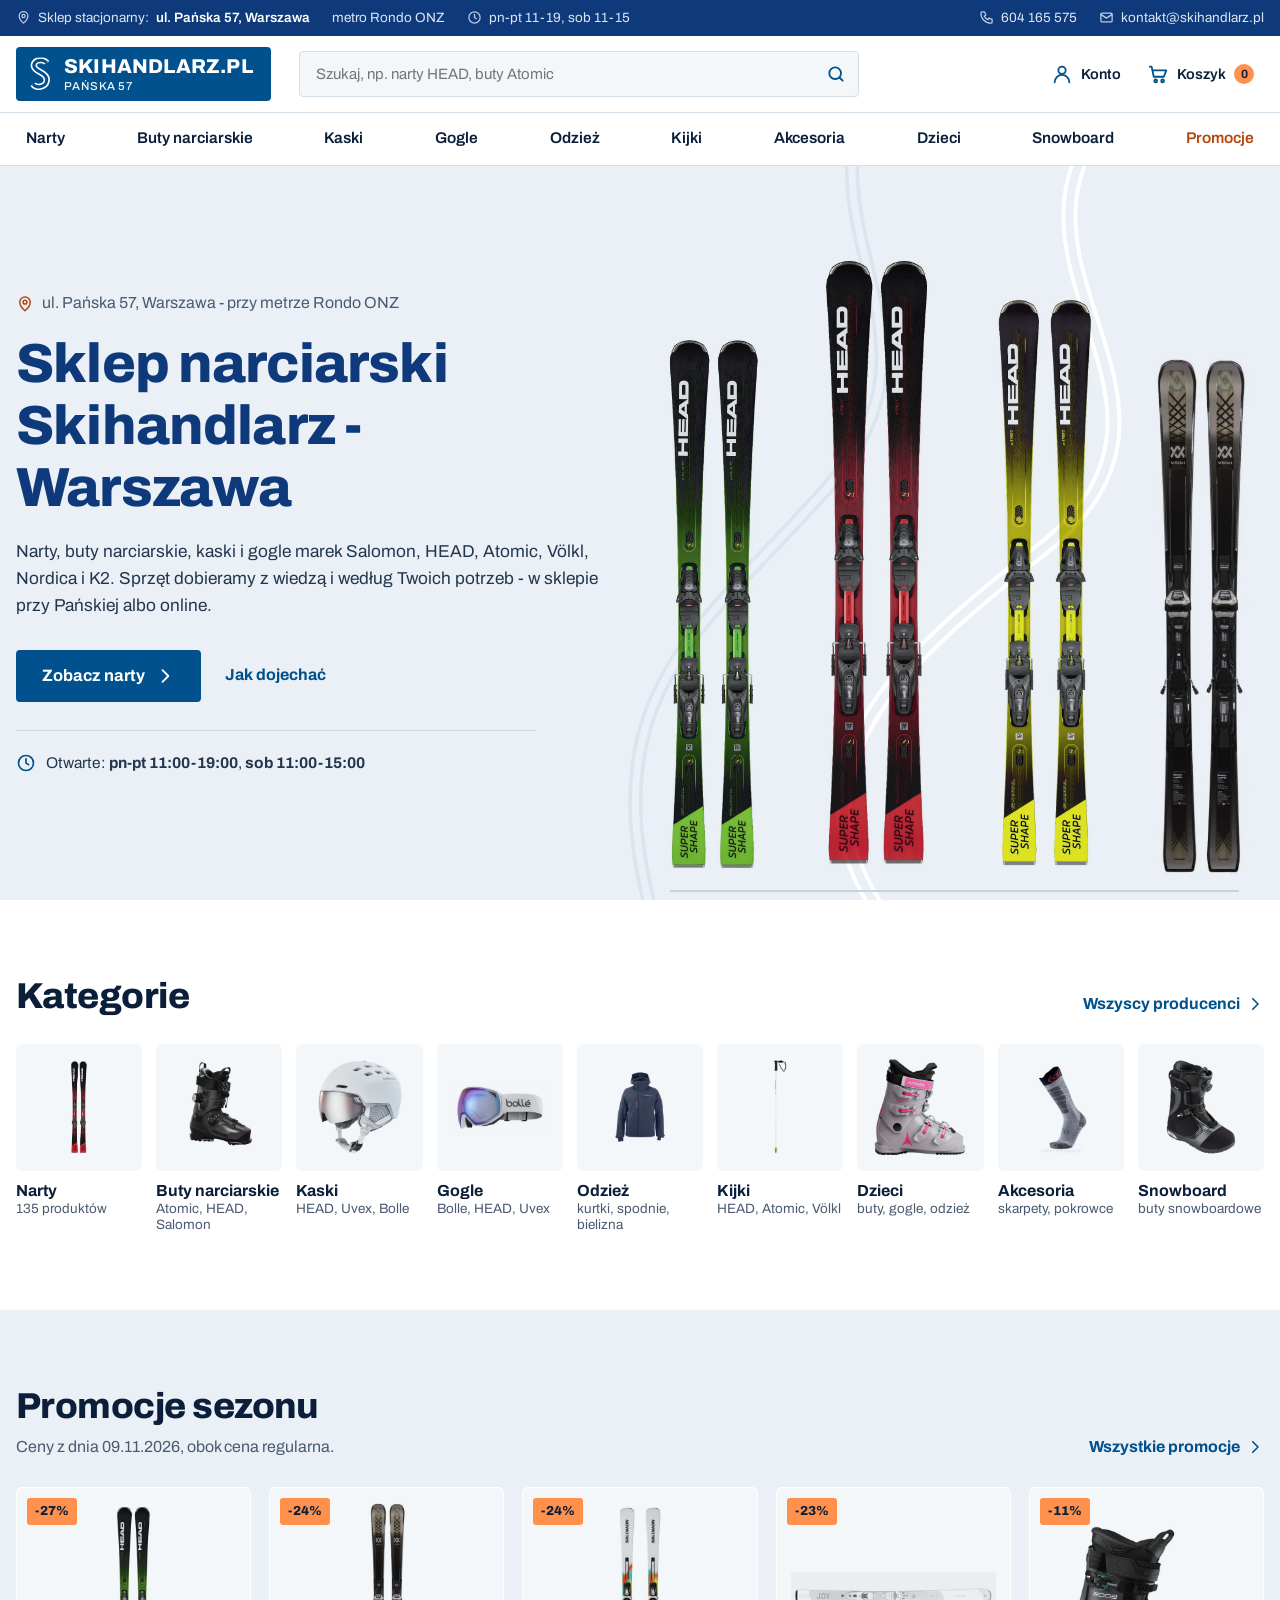
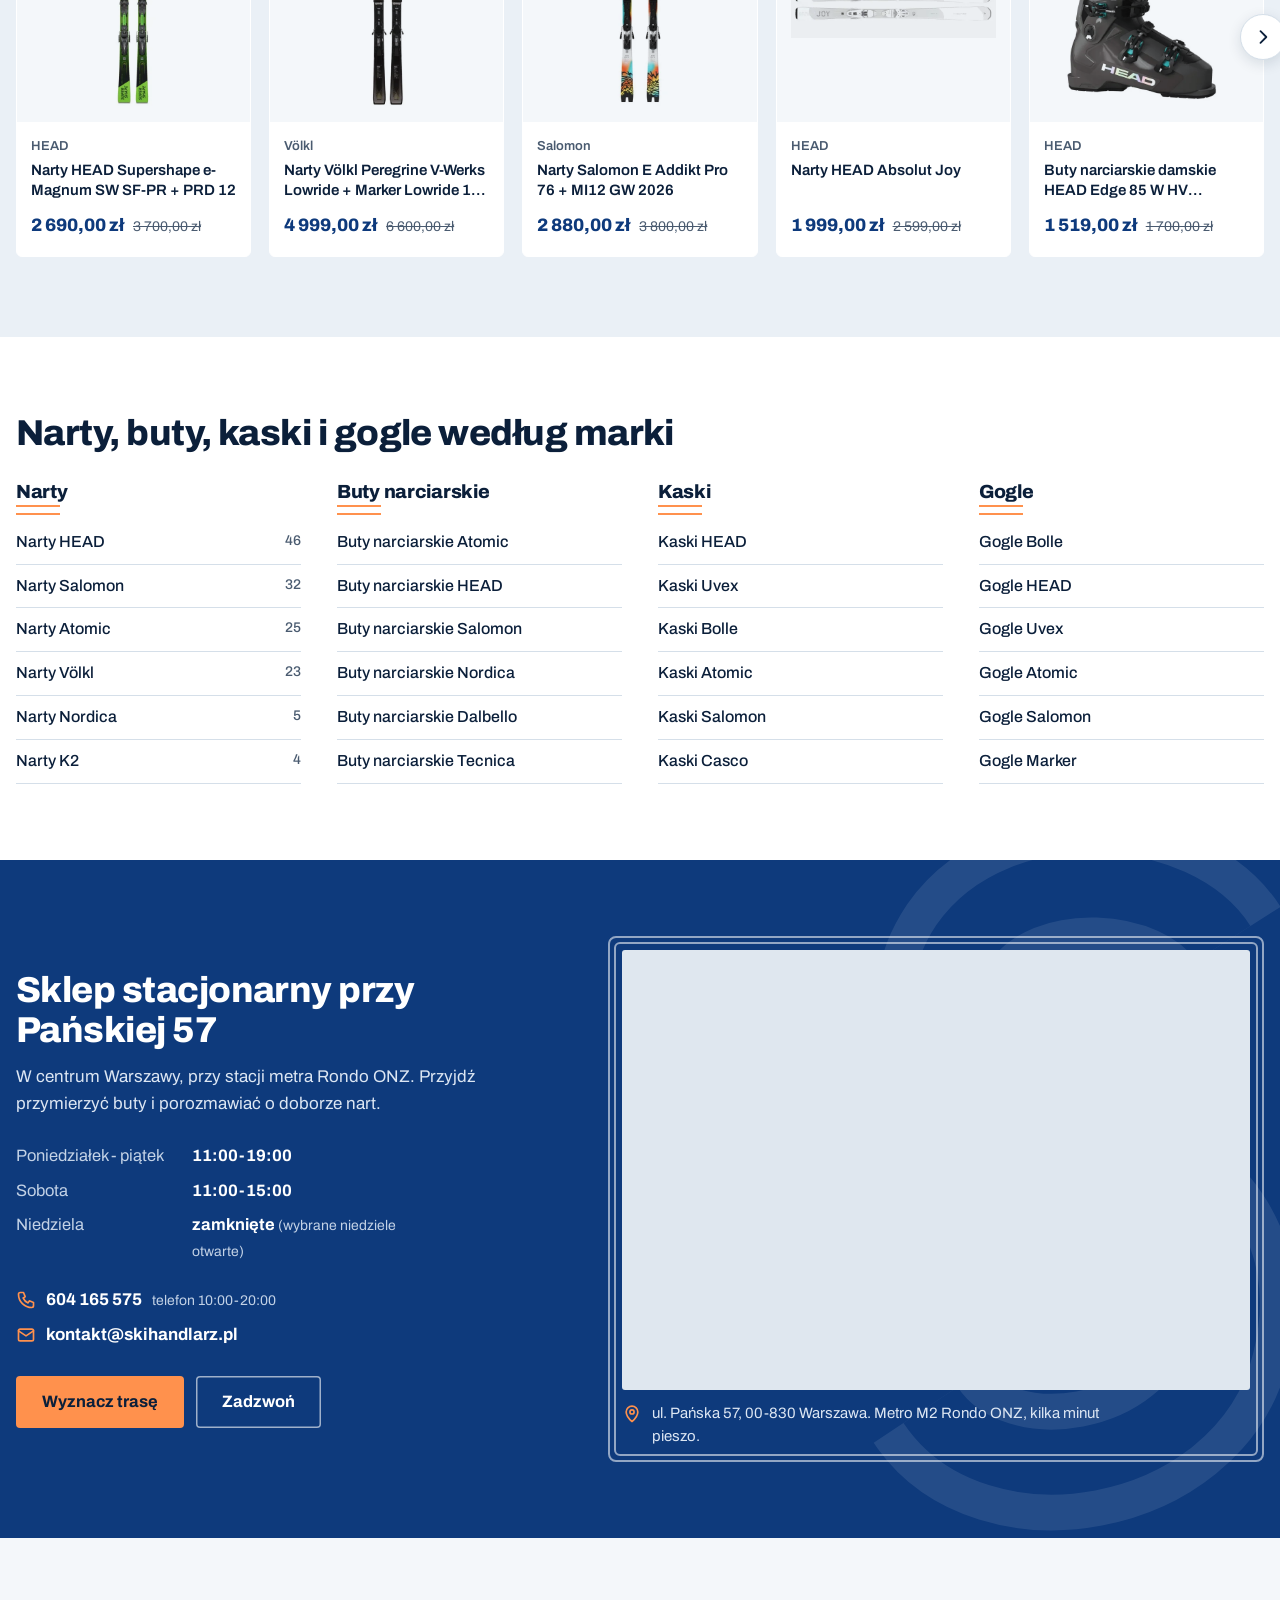
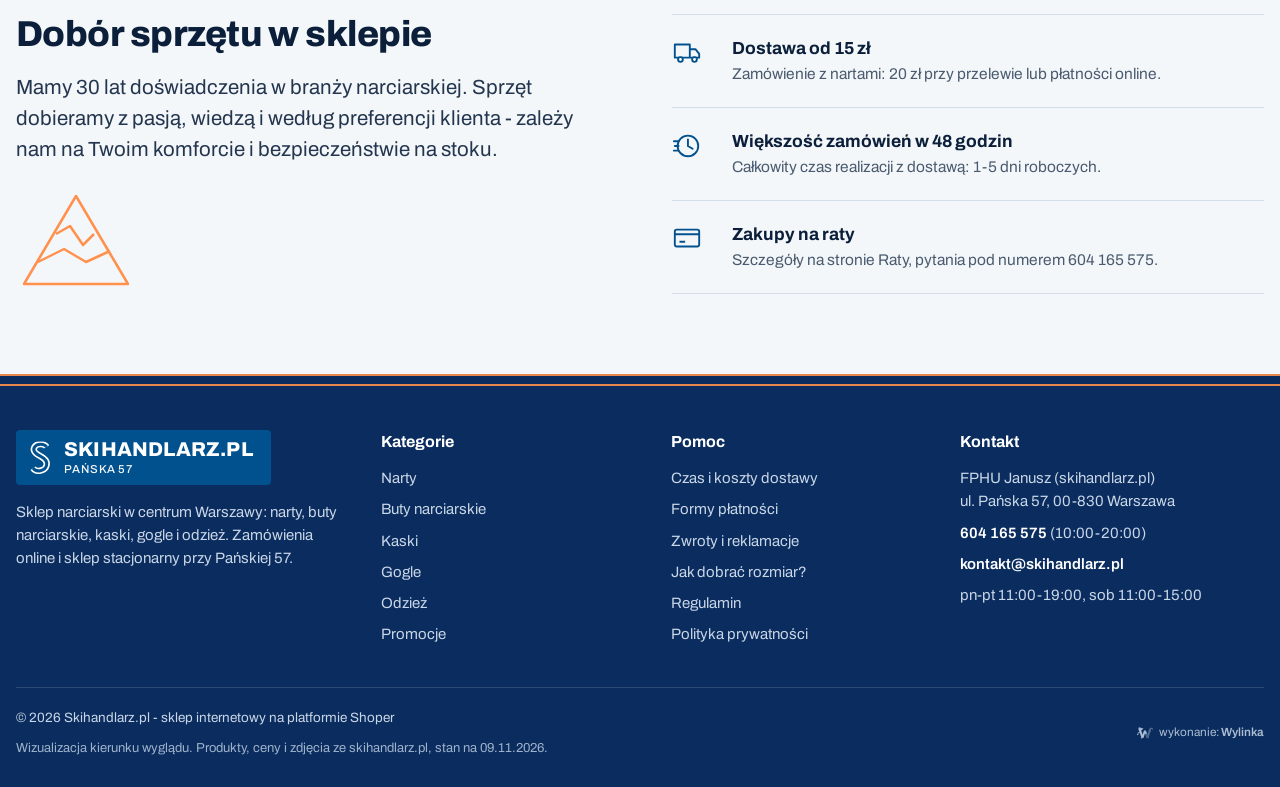
<file: index.html>
<!doctype html>
<html lang="pl">
<head>
<meta charset="utf-8">
<meta name="viewport" content="width=device-width,initial-scale=1,viewport-fit=cover">
<title>Sklep narciarski Warszawa - narty, buty, kaski | Skihandlarz</title>
<meta name="description" content="Sklep narciarski Skihandlarz, ul. Pańska 57 w Warszawie (metro Rondo ONZ): narty, buty narciarskie, kaski i gogle Salomon, HEAD, Atomic, Völkl. Dobór sprzętu w sklepie i zamówienia online.">
<meta name="robots" content="noindex,nofollow">
<meta name="theme-color" content="#00518D">
<meta property="og:type" content="website">
<meta property="og:site_name" content="Skihandlarz">
<meta property="og:title" content="Sklep narciarski Warszawa - narty, buty, kaski | Skihandlarz">
<meta property="og:description" content="Sklep narciarski Skihandlarz, ul. Pańska 57 w Warszawie (metro Rondo ONZ): narty, buty narciarskie, kaski i gogle Salomon, HEAD, Atomic, Völkl. Dobór sprzętu w sklepie i zamówienia online.">
<meta property="og:image" content="https://disaster26.github.io/skihandlarz-koncepcja/img/og.jpg">
<meta property="og:image:width" content="1200"><meta property="og:image:height" content="630">
<meta property="og:url" content="https://disaster26.github.io/skihandlarz-koncepcja/">
<meta name="twitter:card" content="summary_large_image">
<link rel="icon" href="img/favicon.svg" type="image/svg+xml">
<link rel="preconnect" href="https://fonts.googleapis.com"><link rel="preconnect" href="https://fonts.gstatic.com" crossorigin>
<link href="https://fonts.googleapis.com/css2?family=Archivo:wght@400;500;600;700;800&display=swap" rel="stylesheet">
<link rel="stylesheet" href="style.css">
<style>.wylinka-badge{display:inline-flex;align-items:center;gap:.4em;color:inherit;text-decoration:none;font-size:.875em;line-height:1;opacity:.85}
.wylinka-badge:hover,.wylinka-badge:focus-visible{opacity:1}
.wylinka-badge:focus-visible{outline:2px solid currentColor;outline-offset:3px;border-radius:2px}
.wylinka-badge svg{width:18px;height:18px;flex:none;overflow:visible}
.wylinka-badge b{font-weight:600}
.wylinka-badge .wy-old{opacity:.45;transform-origin:40px 30px;transition:transform .32s cubic-bezier(.3,.7,.4,1),opacity .32s ease-out}
.wylinka-badge .wy-pod{opacity:0;transition:opacity .2s ease-out .08s}
.wylinka-badge:hover .wy-old,.wylinka-badge:focus-visible .wy-old{transform:translate(9px,7px) rotate(9deg);opacity:0}
.wylinka-badge:hover .wy-pod,.wylinka-badge:focus-visible .wy-pod{opacity:1}
@media (prefers-reduced-motion:reduce){.wylinka-badge .wy-old,.wylinka-badge .wy-pod{transition:none}.wylinka-badge:hover .wy-old,.wylinka-badge:focus-visible .wy-old{transform:none;opacity:.45}.wylinka-badge:hover .wy-pod,.wylinka-badge:focus-visible .wy-pod{opacity:0}}</style>
</head>
<body>
<svg width="0" height="0" style="position:absolute" aria-hidden="true"><defs><mask id="trk" maskUnits="userSpaceOnUse" x="0" y="0" width="40" height="56"><path d="M31 9.5C27.5 4 15.5 3 11 9.5c-5 7.5 4.5 12.8 9.5 15.3 6 3 12.6 7 10.4 15.6C28.6 50 13.5 52.5 8.5 45" fill="none" stroke="#fff" stroke-width="10.5"/><path d="M31 9.5C27.5 4 15.5 3 11 9.5c-5 7.5 4.5 12.8 9.5 15.3 6 3 12.6 7 10.4 15.6C28.6 50 13.5 52.5 8.5 45" fill="none" stroke="#000" stroke-width="5"/></mask></defs></svg>
<div class="info"><div class="wrap">
 <div class="l"><span><svg viewBox="0 0 24 24" fill="none" stroke="currentColor" stroke-width="2" stroke-linecap="round" stroke-linejoin="round" aria-hidden="true"><path d="M12 21s-7-6.1-7-11.5A7 7 0 0 1 19 9.5C19 14.9 12 21 12 21z"/><circle cx="12" cy="9.5" r="2.5"/></svg>Sklep stacjonarny: <b>ul. Pańska 57, Warszawa</b></span><span>metro Rondo ONZ</span><span><svg viewBox="0 0 24 24" fill="none" stroke="currentColor" stroke-width="2" stroke-linecap="round" aria-hidden="true"><circle cx="12" cy="12" r="9"/><path d="M12 7v5l3 2"/></svg>pn-pt 11-19, sob 11-15</span></div>
 <div class="r"><a href="tel:+48604165575"><svg viewBox="0 0 24 24" fill="none" stroke="currentColor" stroke-width="2" stroke-linecap="round" stroke-linejoin="round" aria-hidden="true"><path d="M5 3h4l2 5-2.5 1.5a11 11 0 0 0 6 6L16 13l5 2v4a2 2 0 0 1-2 2A16 16 0 0 1 3 5a2 2 0 0 1 2-2z"/></svg>604 165 575</a><a href="mailto:kontakt@skihandlarz.pl"><svg viewBox="0 0 24 24" fill="none" stroke="currentColor" stroke-width="2" stroke-linecap="round" stroke-linejoin="round" aria-hidden="true"><rect x="3" y="5" width="18" height="14" rx="2"/><path d="m3 7 9 6 9-6"/></svg>kontakt@skihandlarz.pl</a></div>
</div></div>
<header class="hdr">
 <div class="wrap bar">
  <a class="logo" href="index.html" aria-label="Skihandlarz.pl - strona główna"><svg viewBox="0 0 40 56" aria-hidden="true"><rect width="40" height="56" fill="currentColor" mask="url(#trk)"/></svg><span><b>SKIHANDLARZ.PL</b><small>PAŃSKA 57</small></span></a>
  <form class="search" role="search"><label class="sr" for="q">Szukaj w sklepie</label><input id="q" type="search" placeholder="Szukaj, np. narty HEAD, buty Atomic"><button type="submit" aria-label="Szukaj"><svg viewBox="0 0 24 24" fill="none" stroke="currentColor" stroke-width="2.2" stroke-linecap="round" aria-hidden="true"><circle cx="11" cy="11" r="7"/><path d="m20 20-3.5-3.5"/></svg></button></form>
  <div class="acts">
   <a class="ic tel m-only" href="tel:+48604165575" aria-label="Zadzwoń 604 165 575"><svg viewBox="0 0 24 24" fill="none" stroke="currentColor" stroke-width="2" stroke-linecap="round" stroke-linejoin="round" aria-hidden="true"><path d="M5 3h4l2 5-2.5 1.5a11 11 0 0 0 6 6L16 13l5 2v4a2 2 0 0 1-2 2A16 16 0 0 1 3 5a2 2 0 0 1 2-2z"/></svg></a>
   <a class="ic acc" href="#" data-demo><svg viewBox="0 0 24 24" fill="none" stroke="currentColor" stroke-width="2" stroke-linecap="round" aria-hidden="true"><circle cx="12" cy="8" r="4"/><path d="M4 21a8 8 0 0 1 16 0"/></svg><span class="t">Konto</span></a>
   <a class="ic" href="#" data-demo aria-label="Koszyk"><svg viewBox="0 0 24 24" fill="none" stroke="currentColor" stroke-width="2" stroke-linecap="round" stroke-linejoin="round" aria-hidden="true"><path d="M3 4h2l2.4 11h11L21 8H6.2"/><circle cx="9.5" cy="19.5" r="1.5"/><circle cx="17" cy="19.5" r="1.5"/></svg><span class="t">Koszyk</span><span class="cnt">0</span></a>
   <button class="ic burger" type="button" aria-label="Menu" aria-expanded="false"><svg viewBox="0 0 24 24" fill="none" stroke="currentColor" stroke-width="2.2" stroke-linecap="round" aria-hidden="true"><path d="M4 7h16M4 12h16M4 17h16"/></svg></button>
  </div>
 </div>
 <nav class="nav" aria-label="Kategorie"><div class="wrap"><ul><li><a href="narty.html">Narty</a></li><li><a href="#" data-demo>Buty narciarskie</a></li><li><a href="#" data-demo>Kaski</a></li><li><a href="#" data-demo>Gogle</a></li><li><a href="#" data-demo>Odzież</a></li><li><a href="#" data-demo>Kijki</a></li><li><a href="#" data-demo>Akcesoria</a></li><li><a href="#" data-demo>Dzieci</a></li><li><a href="#" data-demo>Snowboard</a></li><li><a href="#" class="promo" data-demo>Promocje</a></li></ul></div></nav>
</header>
<div class="mm" aria-hidden="false"><div class="shade"></div><div class="pan" role="dialog" aria-label="Menu">
 <div class="top"><b>Kategorie</b><button class="x" type="button" aria-label="Zamknij menu"><svg viewBox="0 0 24 24" fill="none" stroke="currentColor" stroke-width="2.2" stroke-linecap="round" aria-hidden="true"><path d="M6 6l12 12M18 6 6 18"/></svg></button></div>
 <ul><li><a href="narty.html">Narty</a><div class="sub"><a href="narty.html">Narty HEAD</a><a href="narty.html">Narty Salomon</a><a href="narty.html">Narty Atomic</a><a href="narty.html">Narty Völkl</a><a href="narty.html">Narty Nordica</a><a href="narty.html">Narty K2</a></div></li><li><a href="#" data-demo>Buty narciarskie</a><div class="sub"><a href="#" data-demo>Buty narciarskie Atomic</a><a href="#" data-demo>Buty narciarskie HEAD</a><a href="#" data-demo>Buty narciarskie Salomon</a><a href="#" data-demo>Buty narciarskie Nordica</a></div></li><li><a href="#" data-demo>Kaski</a></li><li><a href="#" data-demo>Gogle</a></li><li><a href="#" data-demo>Odzież</a></li><li><a href="#" data-demo>Kijki</a></li><li><a href="#" data-demo>Akcesoria</a></li><li><a href="#" data-demo>Dzieci</a></li><li><a href="#" data-demo>Snowboard</a></li><li><a href="#" data-demo>Promocje</a></li></ul>
 <div class="kont">Sklep stacjonarny: ul. Pańska 57, Warszawa (metro Rondo ONZ)<br>pn-pt 11:00-19:00, sob 11:00-15:00<br><a href="tel:+48604165575">604 165 575</a> - <a href="mailto:kontakt@skihandlarz.pl">kontakt@skihandlarz.pl</a></div>
</div></div>
<main>

<section class="hero">
 <svg class="trk" viewBox="0 0 1440 900" preserveAspectRatio="xMidYMid slice" aria-hidden="true">
<g fill="none" stroke-linecap="butt">
<path d="M1265 -40C1080 140 1390 300 1170 470S860 760 1060 960" stroke="#fff" stroke-width="18"/>
<path d="M1265 -40C1080 140 1390 300 1170 470S860 760 1060 960" stroke="#EAF0F6" stroke-width="9"/>
<path d="M980 -60C900 120 1080 230 930 400S640 640 760 960" stroke="#DBE5EF" stroke-width="16"/>
<path d="M980 -60C900 120 1080 230 930 400S640 640 760 960" stroke="#EAF0F6" stroke-width="8"/>
</g></svg>
 <div class="in">
  <div class="txt">
   <p class="adr"><svg viewBox="0 0 24 24" fill="none" stroke="currentColor" stroke-width="2" stroke-linecap="round" stroke-linejoin="round" aria-hidden="true"><path d="M12 21s-7-6.1-7-11.5A7 7 0 0 1 19 9.5C19 14.9 12 21 12 21z"/><circle cx="12" cy="9.5" r="2.5"/></svg>ul. Pańska 57, Warszawa - przy metrze Rondo ONZ</p>
   <h1>Sklep narciarski Skihandlarz - Warszawa</h1>
   <p class="lead">Narty, buty narciarskie, kaski i gogle marek Salomon, HEAD, Atomic, Völkl, Nordica i K2. Sprzęt dobieramy z wiedzą i według Twoich potrzeb - w sklepie przy Pańskiej albo online.</p>
   <div class="cta"><a class="btn" href="narty.html">Zobacz narty<svg viewBox="0 0 24 24" fill="none" stroke="currentColor" stroke-width="2.2" stroke-linecap="round" stroke-linejoin="round" aria-hidden="true"><path d="m9 5 7 7-7 7"/></svg></a><a class="lnk" href="#sklep">Jak dojechać</a></div>
   <p class="godz"><svg viewBox="0 0 24 24" fill="none" stroke="currentColor" stroke-width="2" stroke-linecap="round" aria-hidden="true"><circle cx="12" cy="12" r="9"/><path d="M12 7v5l3 2"/></svg><span>Otwarte: <b>pn-pt 11:00-19:00</b>, <b>sob 11:00-15:00</b></span></p>
  </div>
  <div class="wall" aria-label="Narty w sklepie Skihandlarz">
   <figure style="--h:84%"><img src="img/h_emag.webp" alt="Narty HEAD Supershape e-Magnum" width="512" height="2048" fetchpriority="high"></figure>
   <figure style="--h:96%"><img src="img/h_erally.webp" alt="Narty HEAD Supershape e-Rally" width="512" height="2048" fetchpriority="high"></figure>
   <figure style="--h:90%"><img src="img/h_espeed.webp" alt="Narty HEAD Supershape e-Speed" width="512" height="2048"></figure>
   <figure style="--h:80%"><img src="img/h_peregrine.webp" alt="Narty Völkl Peregrine" width="250" height="1020"></figure>
   <span class="floor"></span>
  </div>
 </div>
</section>

<section class="sec" id="kategorie"><div class="wrap">
 <div class="sh"><div><h2>Kategorie</h2></div><a class="lnk" href="#" data-demo>Wszyscy producenci<svg viewBox="0 0 24 24" fill="none" stroke="currentColor" stroke-width="2.2" stroke-linecap="round" stroke-linejoin="round" aria-hidden="true"><path d="m9 5 7 7-7 7"/></svg></a></div>
 <div class="kat"><a href="narty.html"><span class="im"><img src="img/n_2662.webp" alt="Narty" loading="lazy" width="300" height="300"></span><b>Narty<small>135 produktów</small></b></a><a href="#" data-demo><span class="im"><img src="img/k_buty.webp" alt="Buty narciarskie" loading="lazy" width="300" height="300"></span><b>Buty narciarskie<small>Atomic, HEAD, Salomon</small></b></a><a href="#" data-demo><span class="im"><img src="img/k_kaski.webp" alt="Kaski" loading="lazy" width="300" height="300"></span><b>Kaski<small>HEAD, Uvex, Bolle</small></b></a><a href="#" data-demo><span class="im"><img src="img/k_gogle.webp" alt="Gogle" loading="lazy" width="300" height="300"></span><b>Gogle<small>Bolle, HEAD, Uvex</small></b></a><a href="#" data-demo><span class="im"><img src="img/k_odziez.webp" alt="Odzież" loading="lazy" width="300" height="300"></span><b>Odzież<small>kurtki, spodnie, bielizna</small></b></a><a href="#" data-demo><span class="im"><img src="img/k_kijki.webp" alt="Kijki" loading="lazy" width="300" height="300"></span><b>Kijki<small>HEAD, Atomic, Völkl</small></b></a><a href="#" data-demo><span class="im"><img src="img/k_dzieci.webp" alt="Dzieci" loading="lazy" width="300" height="300"></span><b>Dzieci<small>buty, gogle, odzież</small></b></a><a href="#" data-demo><span class="im"><img src="img/k_akcesoria.webp" alt="Akcesoria" loading="lazy" width="300" height="300"></span><b>Akcesoria<small>skarpety, pokrowce</small></b></a><a href="#" data-demo><span class="im"><img src="img/k_snowboard.webp" alt="Snowboard" loading="lazy" width="300" height="300"></span><b>Snowboard<small>buty snowboardowe</small></b></a></div>
</div></section>

<section class="sec ice"><div class="wrap">
 <div class="sh"><div><h2>Promocje sezonu</h2><p>Ceny z dnia 09.11.2026, obok cena regularna.</p></div><a class="lnk" href="#" data-demo>Wszystkie promocje<svg viewBox="0 0 24 24" fill="none" stroke="currentColor" stroke-width="2.2" stroke-linecap="round" stroke-linejoin="round" aria-hidden="true"><path d="m9 5 7 7-7 7"/></svg></a></div>
 <div class="row"><button class="arr p" type="button" aria-label="Poprzednie"><svg viewBox="0 0 24 24" fill="none" stroke="currentColor" stroke-width="2.2" stroke-linecap="round" stroke-linejoin="round" aria-hidden="true"><path d="m15 5-7 7 7 7"/></svg></button><div class="rail" id="promoRail"></div><button class="arr n" type="button" aria-label="Następne"><svg viewBox="0 0 24 24" fill="none" stroke="currentColor" stroke-width="2.2" stroke-linecap="round" stroke-linejoin="round" aria-hidden="true"><path d="m9 5 7 7-7 7"/></svg></button></div>
</div></section>

<section class="sec"><div class="wrap">
 <div class="sh"><div><h2>Narty, buty, kaski i gogle według marki</h2></div></div>
 <div class="mar"><div><h3>Narty</h3><ul><li><a href="narty.html">Narty HEAD<span>46</span></a></li><li><a href="narty.html">Narty Salomon<span>32</span></a></li><li><a href="narty.html">Narty Atomic<span>25</span></a></li><li><a href="narty.html">Narty Völkl<span>23</span></a></li><li><a href="narty.html">Narty Nordica<span>5</span></a></li><li><a href="narty.html">Narty K2<span>4</span></a></li></ul></div><div><h3>Buty narciarskie</h3><ul><li><a href="#" data-demo>Buty narciarskie Atomic</a></li><li><a href="#" data-demo>Buty narciarskie HEAD</a></li><li><a href="#" data-demo>Buty narciarskie Salomon</a></li><li><a href="#" data-demo>Buty narciarskie Nordica</a></li><li><a href="#" data-demo>Buty narciarskie Dalbello</a></li><li><a href="#" data-demo>Buty narciarskie Tecnica</a></li></ul></div><div><h3>Kaski</h3><ul><li><a href="#" data-demo>Kaski HEAD</a></li><li><a href="#" data-demo>Kaski Uvex</a></li><li><a href="#" data-demo>Kaski Bolle</a></li><li><a href="#" data-demo>Kaski Atomic</a></li><li><a href="#" data-demo>Kaski Salomon</a></li><li><a href="#" data-demo>Kaski Casco</a></li></ul></div><div><h3>Gogle</h3><ul><li><a href="#" data-demo>Gogle Bolle</a></li><li><a href="#" data-demo>Gogle HEAD</a></li><li><a href="#" data-demo>Gogle Uvex</a></li><li><a href="#" data-demo>Gogle Atomic</a></li><li><a href="#" data-demo>Gogle Salomon</a></li><li><a href="#" data-demo>Gogle Marker</a></li></ul></div></div>
</div></section>

<section class="sec store" id="sklep">
 <svg class="trk2" viewBox="0 0 40 56" aria-hidden="true"><rect width="40" height="56" fill="#fff" mask="url(#trk)"/></svg>
 <div class="wrap g">
  <div>
   <h2>Sklep stacjonarny przy Pańskiej&nbsp;57</h2>
   <p>W centrum Warszawy, przy stacji metra Rondo ONZ. Przyjdź przymierzyć buty i porozmawiać o doborze nart.</p>
   <dl class="hours"><dt>Poniedziałek - piątek</dt><dd>11:00-19:00</dd><dt>Sobota</dt><dd>11:00-15:00</dd><dt>Niedziela</dt><dd>zamknięte <small>(wybrane niedziele otwarte)</small></dd></dl>
   <div class="cont"><a href="tel:+48604165575"><svg viewBox="0 0 24 24" fill="none" stroke="currentColor" stroke-width="2" stroke-linecap="round" stroke-linejoin="round" aria-hidden="true"><path d="M5 3h4l2 5-2.5 1.5a11 11 0 0 0 6 6L16 13l5 2v4a2 2 0 0 1-2 2A16 16 0 0 1 3 5a2 2 0 0 1 2-2z"/></svg>604 165 575 <small>telefon 10:00-20:00</small></a><a href="mailto:kontakt@skihandlarz.pl"><svg viewBox="0 0 24 24" fill="none" stroke="currentColor" stroke-width="2" stroke-linecap="round" stroke-linejoin="round" aria-hidden="true"><rect x="3" y="5" width="18" height="14" rx="2"/><path d="m3 7 9 6 9-6"/></svg>kontakt@skihandlarz.pl</a></div>
   <div class="cta"><a class="btn or" href="https://www.google.com/maps/dir/?api=1&destination=Pa%C5%84ska+57,+00-830+Warszawa" target="_blank" rel="noopener">Wyznacz trasę</a><a class="btn ln" href="tel:+48604165575">Zadzwoń</a></div>
  </div>
  <div class="map">
   <iframe src="https://www.google.com/maps?q=Skihandlarz,+Pa%C5%84ska+57,+00-830+Warszawa&z=16&output=embed" title="Mapa: Skihandlarz, ul. Pańska 57, Warszawa" loading="lazy" referrerpolicy="no-referrer-when-downgrade"></iframe>
   <p class="dojazd"><svg viewBox="0 0 24 24" fill="none" stroke="currentColor" stroke-width="2" stroke-linecap="round" stroke-linejoin="round" aria-hidden="true"><path d="M12 21s-7-6.1-7-11.5A7 7 0 0 1 19 9.5C19 14.9 12 21 12 21z"/><circle cx="12" cy="9.5" r="2.5"/></svg><span>ul. Pańska 57, 00-830 Warszawa. Metro M2 Rondo ONZ, kilka minut pieszo.</span></p>
  </div>
 </div>
</section>

<section class="sec snow"><div class="wrap ab">
 <div>
  <h2>Dobór sprzętu w sklepie</h2>
  <p class="q">Mamy 30 lat doświadczenia w branży narciarskiej. Sprzęt dobieramy z pasją, wiedzą i według preferencji klienta - zależy nam na Twoim komforcie i bezpieczeństwie na stoku.</p>
  <svg class="mtn" viewBox="0 0 120 100" fill="none" stroke="currentColor" stroke-width="2.5" stroke-linejoin="round" aria-hidden="true"><path d="M8 94 60 6l52 88z"/><path d="M40 44l14-8 13 19 11-11"/><path d="M22 72l26-13 22 13 24-11"/></svg>
 </div>
 <ul class="facts">
  <li><svg viewBox="0 0 32 32" fill="none" stroke="currentColor" stroke-width="2" stroke-linejoin="round" aria-hidden="true"><path d="M3 8h16v14H3zM19 13h6l4 5v4H19z"/><circle cx="9" cy="24" r="2.5" fill="#fff"/><circle cx="24" cy="24" r="2.5" fill="#fff"/></svg><div><b>Dostawa od 15 zł</b><span>Zamówienie z nartami: 20 zł przy przelewie lub płatności online.</span></div></li>
  <li><svg viewBox="0 0 32 32" fill="none" stroke="currentColor" stroke-width="2" stroke-linecap="round" aria-hidden="true"><circle cx="17" cy="17" r="11"/><path d="M17 10v7l5 3M2 12h5M3 17h4M2 22h5"/></svg><div><b>Większość zamówień w 48 godzin</b><span>Całkowity czas realizacji z dostawą: 1-5 dni roboczych.</span></div></li>
  <li><svg viewBox="0 0 32 32" fill="none" stroke="currentColor" stroke-width="2" stroke-linejoin="round" aria-hidden="true"><rect x="3" y="7" width="26" height="18" rx="2"/><path d="M3 12h26M8 20h6"/></svg><div><b>Zakupy na raty</b><span>Szczegóły na stronie Raty, pytania pod numerem 604 165 575.</span></div></li>
 </ul>
</div></section>

</main>
<footer class="ft"><div class="wrap">
 <div class="g">
  <div><a class="logo" href="index.html" aria-label="Skihandlarz.pl - strona główna"><svg viewBox="0 0 40 56" aria-hidden="true"><rect width="40" height="56" fill="currentColor" mask="url(#trk)"/></svg><span><b>SKIHANDLARZ.PL</b><small>PAŃSKA 57</small></span></a><p>Sklep narciarski w centrum Warszawy: narty, buty narciarskie, kaski, gogle i odzież. Zamówienia online i sklep stacjonarny przy Pańskiej 57.</p></div>
  <div><h4>Kategorie</h4><ul><li><a href="narty.html">Narty</a></li><li><a href="#" data-demo>Buty narciarskie</a></li><li><a href="#" data-demo>Kaski</a></li><li><a href="#" data-demo>Gogle</a></li><li><a href="#" data-demo>Odzież</a></li><li><a href="#" data-demo>Promocje</a></li></ul></div>
  <div><h4>Pomoc</h4><ul><li><a href="#" data-demo>Czas i koszty dostawy</a></li><li><a href="#" data-demo>Formy płatności</a></li><li><a href="#" data-demo>Zwroty i reklamacje</a></li><li><a href="#" data-demo>Jak dobrać rozmiar?</a></li><li><a href="#" data-demo>Regulamin</a></li><li><a href="#" data-demo>Polityka prywatności</a></li></ul></div>
  <div class="kon"><h4>Kontakt</h4><ul><li>FPHU Janusz (skihandlarz.pl)<br>ul. Pańska 57, 00-830 Warszawa</li><li><a href="tel:+48604165575">604 165 575</a> (10:00-20:00)</li><li><a href="mailto:kontakt@skihandlarz.pl">kontakt@skihandlarz.pl</a></li><li>pn-pt 11:00-19:00, sob 11:00-15:00</li></ul></div>
 </div>
 <div class="bot"><div>© <span id="rok">2026</span> Skihandlarz.pl - sklep internetowy na platformie Shoper<div class="note">Wizualizacja kierunku wyglądu. Produkty, ceny i zdjęcia ze skihandlarz.pl, stan na 09.11.2026.</div></div><a class="wylinka-badge" href="https://wylinka.pl/?utm_source=skihandlarz.pl&amp;utm_medium=stopka&amp;utm_campaign=wykonanie" rel="noopener" title="Strona wykonana przez Wylinka"><svg viewBox="0 0 64 64" aria-hidden="true" focusable="false" fill="currentColor"><path d="M9.8 22.8l-1.2-7.9 2.2-3.7 15.5 4.6-.5 1.5-7.2 5.5 4.7 15.6 5-15.6 7 0 4.1 12.7-4.2-.9-2.6 1.8-.8-2.2-5.3 15.6-4.3 0 .4 .2-2.1 2.8-1.3-1.1 1.1-1.4-3.1 .2-.1-1.7 2.2-.1-5.7-16.5-4.8 .6-.8 3.1 0 .5-.3 .5 .8 2.2-1.6 .5-.4-1.3-.8 1.6-1.5-.8 .8-1.6-1.4 .6-.6-1.6 2.3-.8 .2-.4 1.3-4.8 5.9-.8-2.4-6.9zM15.2 13.7l-.1-.4-.4 .8-.1 .8 .1 1 .1 .4 .3 .7 .3-.9 .1-.7 0-.8z"/><path class="wy-pod" d="M37.1 49.8l-4.5-13.3 2.6-1.8 4.2 .9 .9 2.8 3-9.7 0-.5 .1-.8 3.2-8.4 .5-1 .6-1 .9-1.1 1.3-1 1.1-.7 1.4-.5 1.4-.3 .7 0 .9 0 1.2 .3 1.4 .6 .8 .5 .7 .7 .6 .7 .5 .9 .3 .9 .1 .9 0 .8-.2 .9-.5 .9-.5 .6-.7 .5-.7 .3-.1-.1 0-.1 .5-.5 .3-.7 .2-.5 0-.6-.1-.6-.3-.7-.4-.5-.4-.4-.5-.3-.6-.3-.7 0-.7 .1-.6 .1-.5 .4-.5 .5-.3 .5-.2 .7-.1 1.5-1.4 5.1-.8 3.3-.3 .7-.5 .7-6 17.5 1.9 .1-.1 1.7-3.1-.2 1.1 1.4-1.3 1.1-2.1-2.8 .4-.2z"/><path class="wy-old" d="M40.8 50l.4-.2-4.1 0-4.2-12.5 2.5-1.7 4.3 .9 .6 1.9 .6-1.6 0-.3 2.4-7.8 0-.5 .1-.8 3.2-8.4 .4-.8 .6-.9 .9-1.2 .9-.9 1.3-.8 1.4-.6 1.2-.3 1.4-.1 1.3 .1 .6 .2 .8 .3 1.1 .6 .9 .7 .7 .9 .5 .9 .3 .9 .1 1.1-.1 .9-.3 .9-.4 .7-.6 .7-.6 .4-.6 .2-.1-.1 0-.1 .5-.5 .3-.7 .2-.5 0-.5-.1-.6-.2-.6-.3-.5-.4-.5-.5-.3-.6-.3-.7-.1-.6 0-.6 .1-.6 .3-.6 .5-.3 .4-.2 .5-.1 .5-.1 1.5-1.4 5.1-.8 3.3-.3 .7-.5 .7-6 17.5 1.9 .1-.1 1.7-3.1-.2 1.1 1.4-1.3 1.1zM49.6 17.1l.6 1.7-1.5 1.9 .4 .4 1.8-2.1-.7-2.1zM48.1 28.3l.5 1.8-1.7 1.8 .4 .4 1.9-2-.6-2.2zM37.9 41.7l1.7-1.5-.4-.4-1.7 1.4zM42.6 38.7l-1.5 2.8 1.1 2-1.3 2.6 .5 .2 1.5-2.8-1.1-2 1.4-2.5z"/></svg><span>wykonanie: <b>Wylinka</b></span></a></div>
</div></footer>
<div class="toast" role="status" aria-live="polite"></div>
<div class="mob"><a class="btn" href="tel:+48604165575"><svg viewBox="0 0 24 24" fill="none" stroke="currentColor" stroke-width="2" stroke-linecap="round" stroke-linejoin="round" aria-hidden="true"><path d="M5 3h4l2 5-2.5 1.5a11 11 0 0 0 6 6L16 13l5 2v4a2 2 0 0 1-2 2A16 16 0 0 1 3 5a2 2 0 0 1 2-2z"/></svg>Zadzwoń</a><a class="btn or" href="#sklep">Dojazd</a></div>
<script src="app.js"></script>
</body>
</html>
</file>
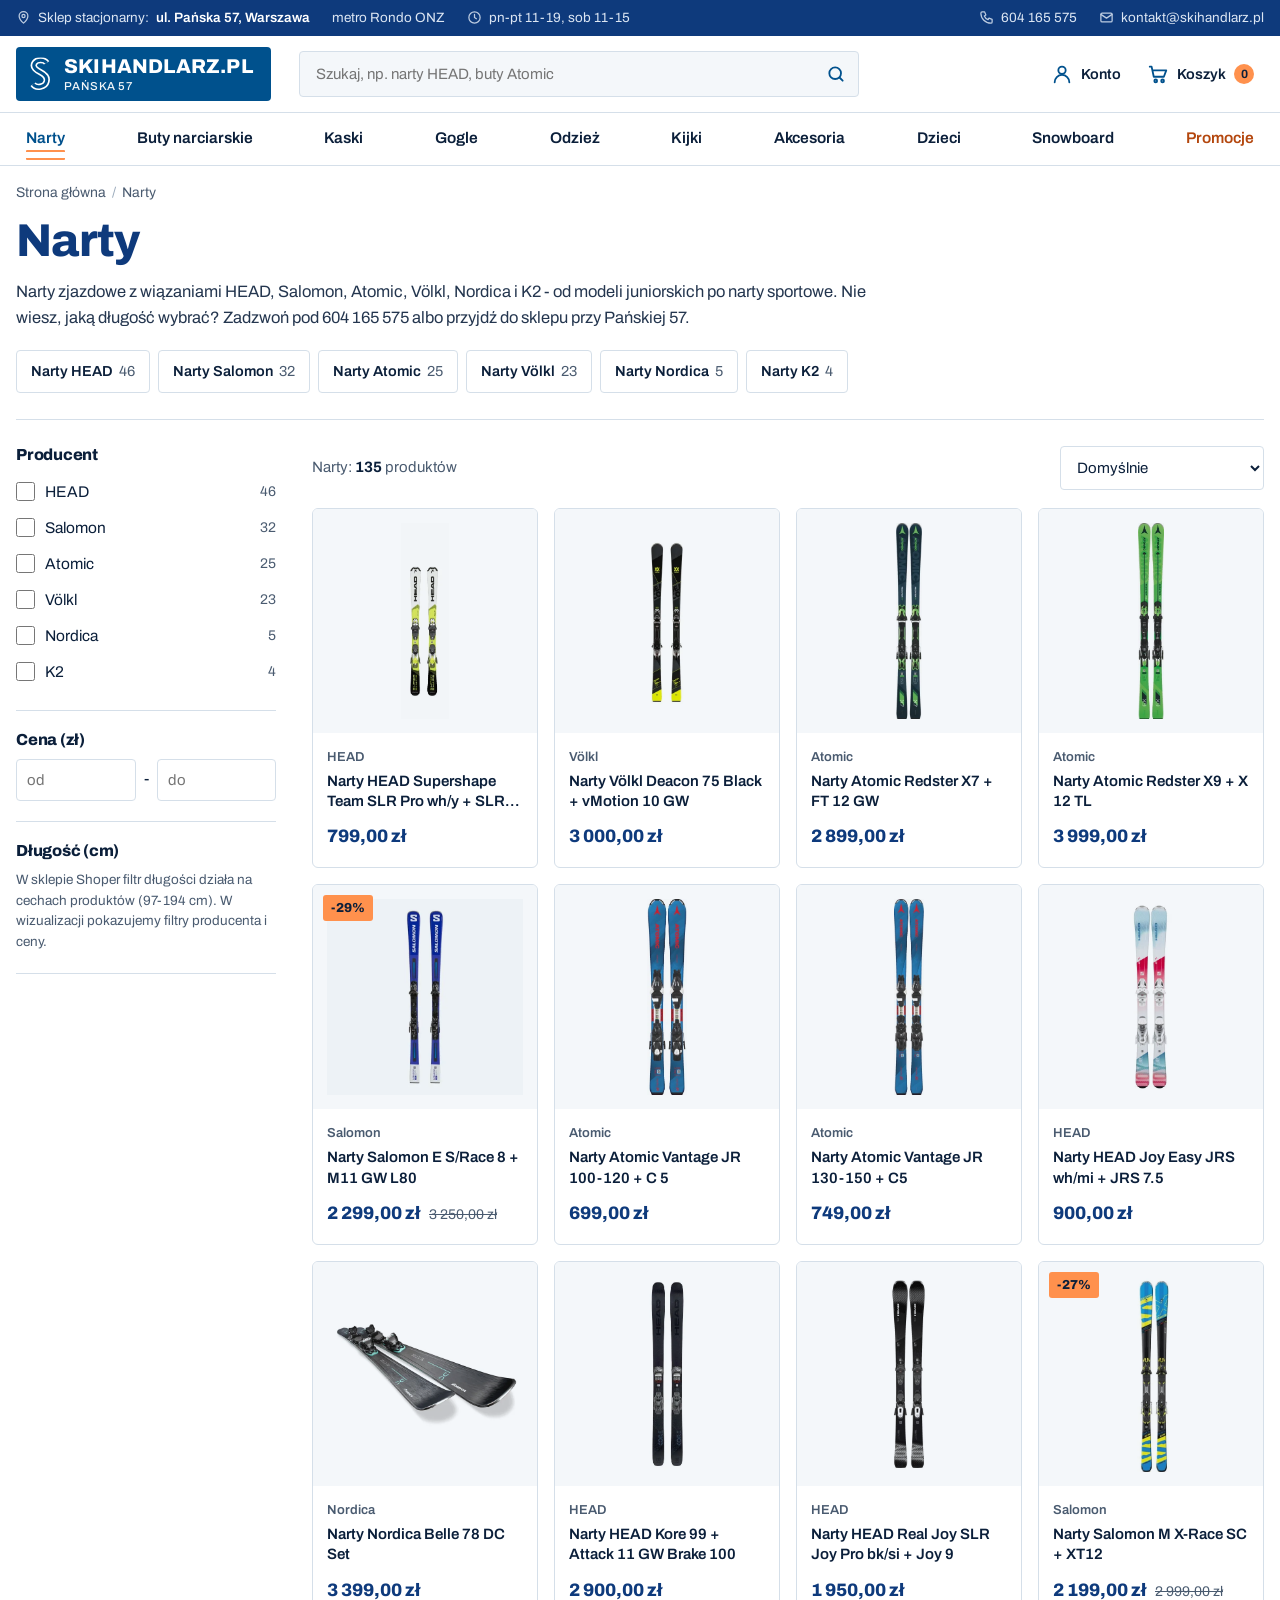
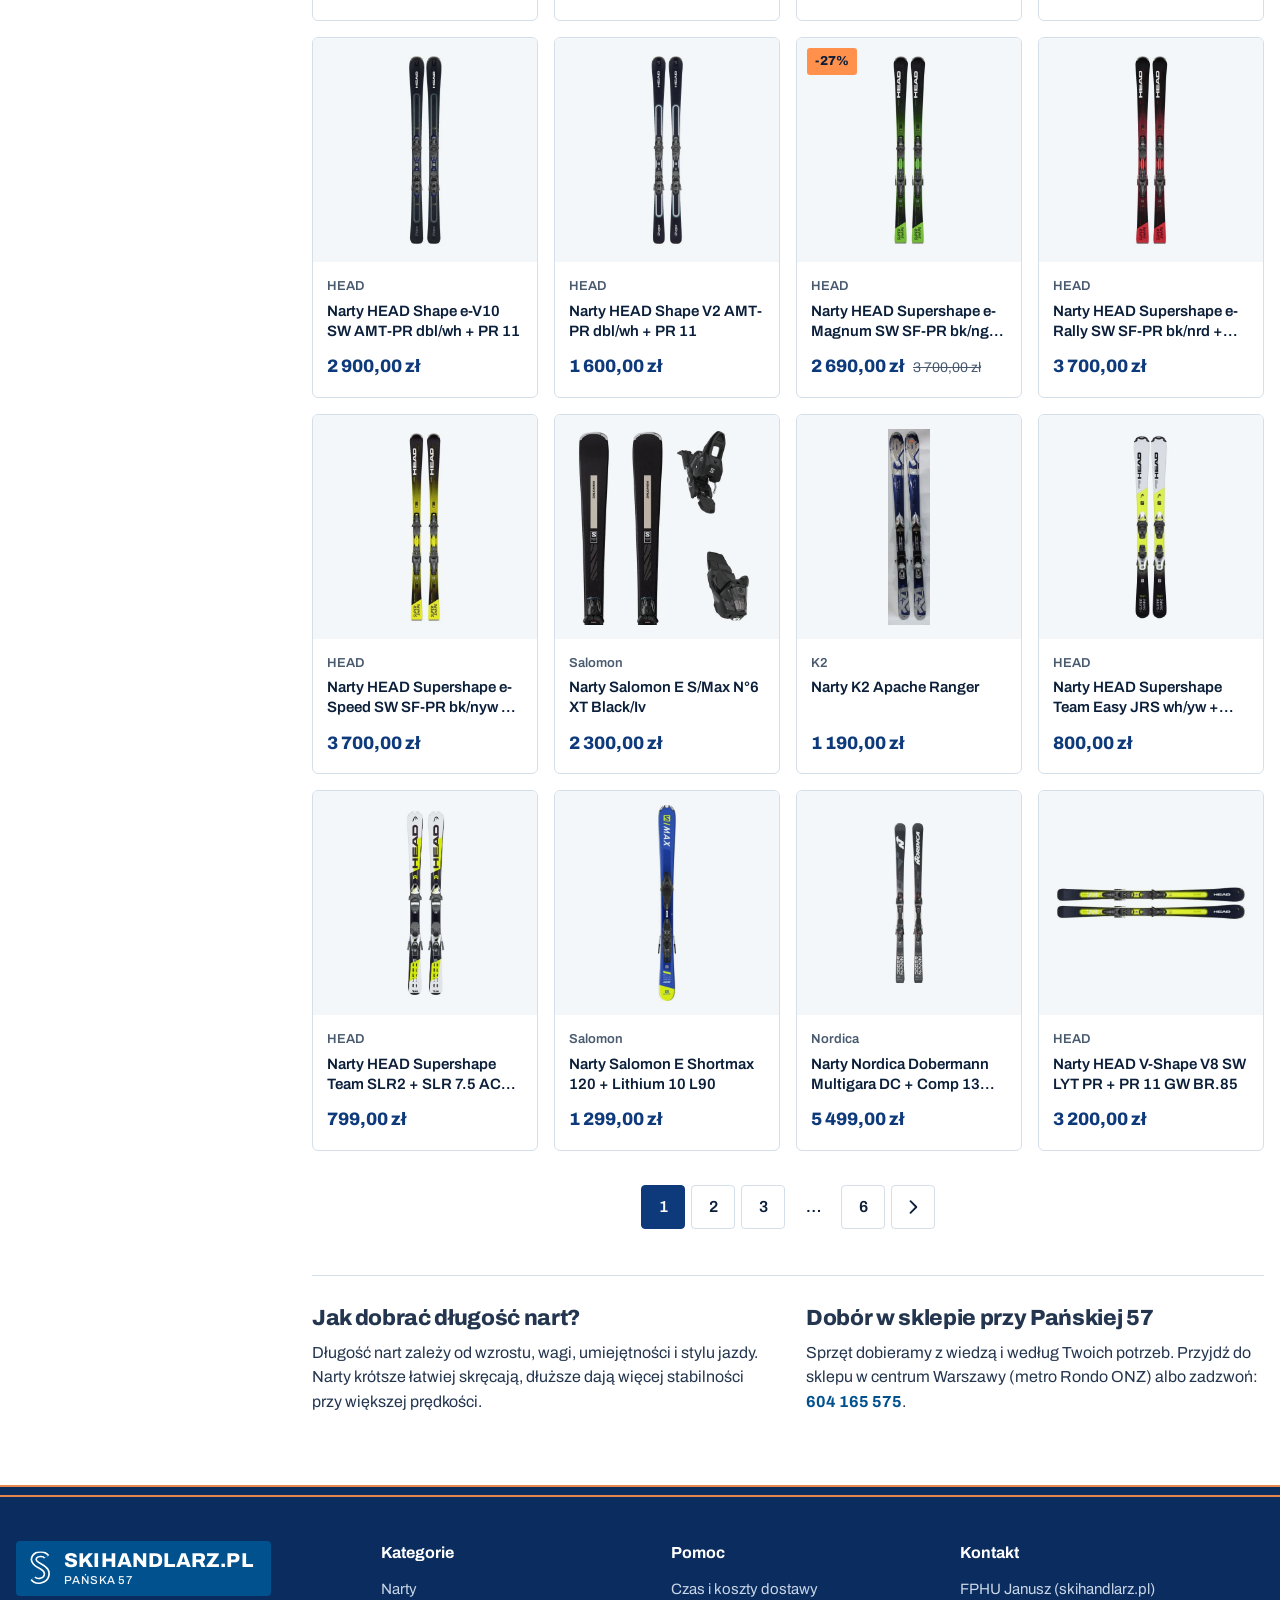
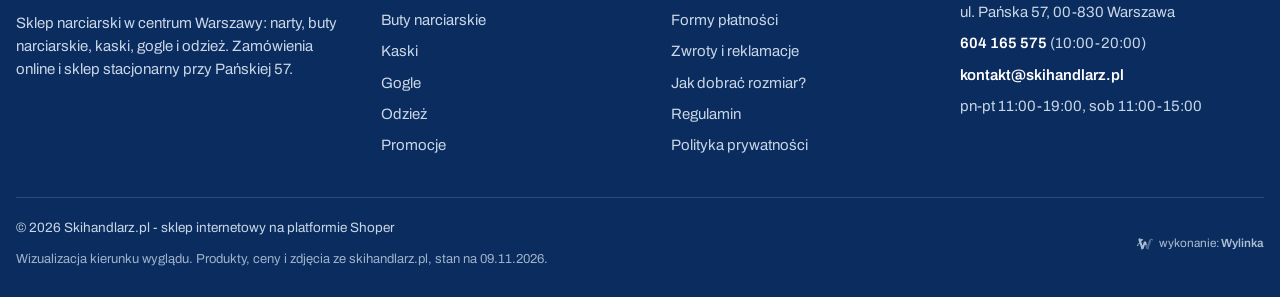
<file: narty.html>
<!doctype html>
<html lang="pl">
<head>
<meta charset="utf-8">
<meta name="viewport" content="width=device-width,initial-scale=1,viewport-fit=cover">
<title>Narty zjazdowe z wiązaniami - HEAD, Salomon, Atomic | Skihandlarz Warszawa</title>
<meta name="description" content="Narty zjazdowe z wiązaniami HEAD, Salomon, Atomic, Völkl, Nordica i K2. 135 modeli, dostawa nart 20 zł, sklep stacjonarny ul. Pańska 57 w Warszawie.">
<meta name="robots" content="noindex,nofollow">
<meta name="theme-color" content="#00518D">
<meta property="og:type" content="website">
<meta property="og:site_name" content="Skihandlarz">
<meta property="og:title" content="Narty zjazdowe z wiązaniami - HEAD, Salomon, Atomic | Skihandlarz Warszawa">
<meta property="og:description" content="Narty zjazdowe z wiązaniami HEAD, Salomon, Atomic, Völkl, Nordica i K2. 135 modeli, dostawa nart 20 zł, sklep stacjonarny ul. Pańska 57 w Warszawie.">
<meta property="og:image" content="https://disaster26.github.io/skihandlarz-koncepcja/img/og.jpg">
<meta property="og:image:width" content="1200"><meta property="og:image:height" content="630">
<meta property="og:url" content="https://disaster26.github.io/skihandlarz-koncepcja/narty.html">
<meta name="twitter:card" content="summary_large_image">
<link rel="icon" href="img/favicon.svg" type="image/svg+xml">
<link rel="preconnect" href="https://fonts.googleapis.com"><link rel="preconnect" href="https://fonts.gstatic.com" crossorigin>
<link href="https://fonts.googleapis.com/css2?family=Archivo:wght@400;500;600;700;800&display=swap" rel="stylesheet">
<link rel="stylesheet" href="style.css">
<style>.wylinka-badge{display:inline-flex;align-items:center;gap:.4em;color:inherit;text-decoration:none;font-size:.875em;line-height:1;opacity:.85}
.wylinka-badge:hover,.wylinka-badge:focus-visible{opacity:1}
.wylinka-badge:focus-visible{outline:2px solid currentColor;outline-offset:3px;border-radius:2px}
.wylinka-badge svg{width:18px;height:18px;flex:none;overflow:visible}
.wylinka-badge b{font-weight:600}
.wylinka-badge .wy-old{opacity:.45;transform-origin:40px 30px;transition:transform .32s cubic-bezier(.3,.7,.4,1),opacity .32s ease-out}
.wylinka-badge .wy-pod{opacity:0;transition:opacity .2s ease-out .08s}
.wylinka-badge:hover .wy-old,.wylinka-badge:focus-visible .wy-old{transform:translate(9px,7px) rotate(9deg);opacity:0}
.wylinka-badge:hover .wy-pod,.wylinka-badge:focus-visible .wy-pod{opacity:1}
@media (prefers-reduced-motion:reduce){.wylinka-badge .wy-old,.wylinka-badge .wy-pod{transition:none}.wylinka-badge:hover .wy-old,.wylinka-badge:focus-visible .wy-old{transform:none;opacity:.45}.wylinka-badge:hover .wy-pod,.wylinka-badge:focus-visible .wy-pod{opacity:0}}</style>
</head>
<body>
<svg width="0" height="0" style="position:absolute" aria-hidden="true"><defs><mask id="trk" maskUnits="userSpaceOnUse" x="0" y="0" width="40" height="56"><path d="M31 9.5C27.5 4 15.5 3 11 9.5c-5 7.5 4.5 12.8 9.5 15.3 6 3 12.6 7 10.4 15.6C28.6 50 13.5 52.5 8.5 45" fill="none" stroke="#fff" stroke-width="10.5"/><path d="M31 9.5C27.5 4 15.5 3 11 9.5c-5 7.5 4.5 12.8 9.5 15.3 6 3 12.6 7 10.4 15.6C28.6 50 13.5 52.5 8.5 45" fill="none" stroke="#000" stroke-width="5"/></mask></defs></svg>
<div class="info"><div class="wrap">
 <div class="l"><span><svg viewBox="0 0 24 24" fill="none" stroke="currentColor" stroke-width="2" stroke-linecap="round" stroke-linejoin="round" aria-hidden="true"><path d="M12 21s-7-6.1-7-11.5A7 7 0 0 1 19 9.5C19 14.9 12 21 12 21z"/><circle cx="12" cy="9.5" r="2.5"/></svg>Sklep stacjonarny: <b>ul. Pańska 57, Warszawa</b></span><span>metro Rondo ONZ</span><span><svg viewBox="0 0 24 24" fill="none" stroke="currentColor" stroke-width="2" stroke-linecap="round" aria-hidden="true"><circle cx="12" cy="12" r="9"/><path d="M12 7v5l3 2"/></svg>pn-pt 11-19, sob 11-15</span></div>
 <div class="r"><a href="tel:+48604165575"><svg viewBox="0 0 24 24" fill="none" stroke="currentColor" stroke-width="2" stroke-linecap="round" stroke-linejoin="round" aria-hidden="true"><path d="M5 3h4l2 5-2.5 1.5a11 11 0 0 0 6 6L16 13l5 2v4a2 2 0 0 1-2 2A16 16 0 0 1 3 5a2 2 0 0 1 2-2z"/></svg>604 165 575</a><a href="mailto:kontakt@skihandlarz.pl"><svg viewBox="0 0 24 24" fill="none" stroke="currentColor" stroke-width="2" stroke-linecap="round" stroke-linejoin="round" aria-hidden="true"><rect x="3" y="5" width="18" height="14" rx="2"/><path d="m3 7 9 6 9-6"/></svg>kontakt@skihandlarz.pl</a></div>
</div></div>
<header class="hdr">
 <div class="wrap bar">
  <a class="logo" href="index.html" aria-label="Skihandlarz.pl - strona główna"><svg viewBox="0 0 40 56" aria-hidden="true"><rect width="40" height="56" fill="currentColor" mask="url(#trk)"/></svg><span><b>SKIHANDLARZ.PL</b><small>PAŃSKA 57</small></span></a>
  <form class="search" role="search"><label class="sr" for="q">Szukaj w sklepie</label><input id="q" type="search" placeholder="Szukaj, np. narty HEAD, buty Atomic"><button type="submit" aria-label="Szukaj"><svg viewBox="0 0 24 24" fill="none" stroke="currentColor" stroke-width="2.2" stroke-linecap="round" aria-hidden="true"><circle cx="11" cy="11" r="7"/><path d="m20 20-3.5-3.5"/></svg></button></form>
  <div class="acts">
   <a class="ic tel m-only" href="tel:+48604165575" aria-label="Zadzwoń 604 165 575"><svg viewBox="0 0 24 24" fill="none" stroke="currentColor" stroke-width="2" stroke-linecap="round" stroke-linejoin="round" aria-hidden="true"><path d="M5 3h4l2 5-2.5 1.5a11 11 0 0 0 6 6L16 13l5 2v4a2 2 0 0 1-2 2A16 16 0 0 1 3 5a2 2 0 0 1 2-2z"/></svg></a>
   <a class="ic acc" href="#" data-demo><svg viewBox="0 0 24 24" fill="none" stroke="currentColor" stroke-width="2" stroke-linecap="round" aria-hidden="true"><circle cx="12" cy="8" r="4"/><path d="M4 21a8 8 0 0 1 16 0"/></svg><span class="t">Konto</span></a>
   <a class="ic" href="#" data-demo aria-label="Koszyk"><svg viewBox="0 0 24 24" fill="none" stroke="currentColor" stroke-width="2" stroke-linecap="round" stroke-linejoin="round" aria-hidden="true"><path d="M3 4h2l2.4 11h11L21 8H6.2"/><circle cx="9.5" cy="19.5" r="1.5"/><circle cx="17" cy="19.5" r="1.5"/></svg><span class="t">Koszyk</span><span class="cnt">0</span></a>
   <button class="ic burger" type="button" aria-label="Menu" aria-expanded="false"><svg viewBox="0 0 24 24" fill="none" stroke="currentColor" stroke-width="2.2" stroke-linecap="round" aria-hidden="true"><path d="M4 7h16M4 12h16M4 17h16"/></svg></button>
  </div>
 </div>
 <nav class="nav" aria-label="Kategorie"><div class="wrap"><ul><li><a href="narty.html" class="on" aria-current="page">Narty</a></li><li><a href="#" data-demo>Buty narciarskie</a></li><li><a href="#" data-demo>Kaski</a></li><li><a href="#" data-demo>Gogle</a></li><li><a href="#" data-demo>Odzież</a></li><li><a href="#" data-demo>Kijki</a></li><li><a href="#" data-demo>Akcesoria</a></li><li><a href="#" data-demo>Dzieci</a></li><li><a href="#" data-demo>Snowboard</a></li><li><a href="#" class="promo" data-demo>Promocje</a></li></ul></div></nav>
</header>
<div class="mm" aria-hidden="false"><div class="shade"></div><div class="pan" role="dialog" aria-label="Menu">
 <div class="top"><b>Kategorie</b><button class="x" type="button" aria-label="Zamknij menu"><svg viewBox="0 0 24 24" fill="none" stroke="currentColor" stroke-width="2.2" stroke-linecap="round" aria-hidden="true"><path d="M6 6l12 12M18 6 6 18"/></svg></button></div>
 <ul><li><a href="narty.html" class="on">Narty</a><div class="sub"><a href="narty.html">Narty HEAD</a><a href="narty.html">Narty Salomon</a><a href="narty.html">Narty Atomic</a><a href="narty.html">Narty Völkl</a><a href="narty.html">Narty Nordica</a><a href="narty.html">Narty K2</a></div></li><li><a href="#" data-demo>Buty narciarskie</a><div class="sub"><a href="#" data-demo>Buty narciarskie Atomic</a><a href="#" data-demo>Buty narciarskie HEAD</a><a href="#" data-demo>Buty narciarskie Salomon</a><a href="#" data-demo>Buty narciarskie Nordica</a></div></li><li><a href="#" data-demo>Kaski</a></li><li><a href="#" data-demo>Gogle</a></li><li><a href="#" data-demo>Odzież</a></li><li><a href="#" data-demo>Kijki</a></li><li><a href="#" data-demo>Akcesoria</a></li><li><a href="#" data-demo>Dzieci</a></li><li><a href="#" data-demo>Snowboard</a></li><li><a href="#" data-demo>Promocje</a></li></ul>
 <div class="kont">Sklep stacjonarny: ul. Pańska 57, Warszawa (metro Rondo ONZ)<br>pn-pt 11:00-19:00, sob 11:00-15:00<br><a href="tel:+48604165575">604 165 575</a> - <a href="mailto:kontakt@skihandlarz.pl">kontakt@skihandlarz.pl</a></div>
</div></div>
<main>

<div class="wrap">
 <nav class="crumbs" aria-label="Ścieżka"><ol><li><a href="index.html">Strona główna</a></li><li aria-current="page">Narty</li></ol></nav>
 <div class="chead">
  <h1>Narty</h1>
  <p>Narty zjazdowe z wiązaniami HEAD, Salomon, Atomic, Völkl, Nordica i K2 - od modeli juniorskich po narty sportowe. Nie wiesz, jaką długość wybrać? Zadzwoń pod 604 165 575 albo przyjdź do sklepu przy Pańskiej 57.</p>
  <div class="chips"><a class="chip" href="#" data-b="HEAD">Narty HEAD <span>46</span></a><a class="chip" href="#" data-b="Salomon">Narty Salomon <span>32</span></a><a class="chip" href="#" data-b="Atomic">Narty Atomic <span>25</span></a><a class="chip" href="#" data-b="Völkl">Narty Völkl <span>23</span></a><a class="chip" href="#" data-b="Nordica">Narty Nordica <span>5</span></a><a class="chip" href="#" data-b="K2">Narty K2 <span>4</span></a></div>
 </div>
 <div class="cat">
  <aside class="flt" aria-label="Filtry"><div class="shade"></div><div class="fpan">
   <div class="top"><b>Filtry</b><button class="x" type="button" aria-label="Zamknij filtry"><svg viewBox="0 0 24 24" fill="none" stroke="currentColor" stroke-width="2.2" stroke-linecap="round" aria-hidden="true"><path d="M6 6l12 12M18 6 6 18"/></svg></button></div>
   <div class="fg"><h3>Producent</h3><label class="ck"><input type="checkbox" data-b="HEAD">HEAD<span>46</span></label><label class="ck"><input type="checkbox" data-b="Salomon">Salomon<span>32</span></label><label class="ck"><input type="checkbox" data-b="Atomic">Atomic<span>25</span></label><label class="ck"><input type="checkbox" data-b="Völkl">Völkl<span>23</span></label><label class="ck"><input type="checkbox" data-b="Nordica">Nordica<span>5</span></label><label class="ck"><input type="checkbox" data-b="K2">K2<span>4</span></label></div>
   <div class="fg"><h3>Cena (zł)</h3><div class="pr2"><input id="pmin" type="number" inputmode="numeric" placeholder="od" aria-label="Cena od"><span>-</span><input id="pmax" type="number" inputmode="numeric" placeholder="do" aria-label="Cena do"></div></div>
   <div class="fg"><h3>Długość (cm)</h3><p class="hint">W sklepie Shoper filtr długości działa na cechach produktów (97-194 cm). W wizualizacji pokazujemy filtry producenta i ceny.</p></div>
   <button class="btn go" type="button">Pokaż narty</button>
  </div></aside>
  <div>
   <div class="tool">
    <span class="cn" id="cnt">Narty: <b>135</b> produktów</span>
    <div style="display:flex;gap:8px">
     <button class="btn fbtn" type="button" style="min-height:44px;padding:0 16px;font-size:15px"><svg viewBox="0 0 24 24" fill="none" stroke="currentColor" stroke-width="2.2" stroke-linecap="round" aria-hidden="true"><path d="M4 6h16M7 12h10M10 18h4"/></svg>Filtry <span id="fcount"></span></button>
     <label class="sr" for="sort">Sortuj</label>
     <select id="sort"><option value="def">Domyślnie</option><option value="asc">Cena: od najniższej</option><option value="desc">Cena: od najwyższej</option><option value="az">Nazwa A-Z</option></select>
    </div>
   </div>
   <div class="act" id="act"></div>
   <div class="grid" id="grid"></div>
   <nav class="pag" aria-label="Strony"><span class="on">1</span><a href="#" data-demo>2</a><a href="#" data-demo>3</a><span class="d">…</span><a href="#" data-demo>6</a><a href="#" data-demo aria-label="Następna strona"><svg viewBox="0 0 24 24" fill="none" stroke="currentColor" stroke-width="2.2" stroke-linecap="round" stroke-linejoin="round" aria-hidden="true" width="20" height="20"><path d="m9 5 7 7-7 7"/></svg></a></nav>
   <div class="seo">
    <div><h2>Jak dobrać długość nart?</h2><p>Długość nart zależy od wzrostu, wagi, umiejętności i stylu jazdy. Narty krótsze łatwiej skręcają, dłuższe dają więcej stabilności przy większej prędkości.</p></div>
    <div><h2>Dobór w sklepie przy Pańskiej 57</h2><p>Sprzęt dobieramy z wiedzą i według Twoich potrzeb. Przyjdź do sklepu w centrum Warszawy (metro Rondo ONZ) albo zadzwoń: <a class="lnk" href="tel:+48604165575">604 165 575</a>.</p></div>
   </div>
  </div>
 </div>
</div>

</main>
<footer class="ft"><div class="wrap">
 <div class="g">
  <div><a class="logo" href="index.html" aria-label="Skihandlarz.pl - strona główna"><svg viewBox="0 0 40 56" aria-hidden="true"><rect width="40" height="56" fill="currentColor" mask="url(#trk)"/></svg><span><b>SKIHANDLARZ.PL</b><small>PAŃSKA 57</small></span></a><p>Sklep narciarski w centrum Warszawy: narty, buty narciarskie, kaski, gogle i odzież. Zamówienia online i sklep stacjonarny przy Pańskiej 57.</p></div>
  <div><h4>Kategorie</h4><ul><li><a href="narty.html">Narty</a></li><li><a href="#" data-demo>Buty narciarskie</a></li><li><a href="#" data-demo>Kaski</a></li><li><a href="#" data-demo>Gogle</a></li><li><a href="#" data-demo>Odzież</a></li><li><a href="#" data-demo>Promocje</a></li></ul></div>
  <div><h4>Pomoc</h4><ul><li><a href="#" data-demo>Czas i koszty dostawy</a></li><li><a href="#" data-demo>Formy płatności</a></li><li><a href="#" data-demo>Zwroty i reklamacje</a></li><li><a href="#" data-demo>Jak dobrać rozmiar?</a></li><li><a href="#" data-demo>Regulamin</a></li><li><a href="#" data-demo>Polityka prywatności</a></li></ul></div>
  <div class="kon"><h4>Kontakt</h4><ul><li>FPHU Janusz (skihandlarz.pl)<br>ul. Pańska 57, 00-830 Warszawa</li><li><a href="tel:+48604165575">604 165 575</a> (10:00-20:00)</li><li><a href="mailto:kontakt@skihandlarz.pl">kontakt@skihandlarz.pl</a></li><li>pn-pt 11:00-19:00, sob 11:00-15:00</li></ul></div>
 </div>
 <div class="bot"><div>© <span id="rok">2026</span> Skihandlarz.pl - sklep internetowy na platformie Shoper<div class="note">Wizualizacja kierunku wyglądu. Produkty, ceny i zdjęcia ze skihandlarz.pl, stan na 09.11.2026.</div></div><a class="wylinka-badge" href="https://wylinka.pl/?utm_source=skihandlarz.pl&amp;utm_medium=stopka&amp;utm_campaign=wykonanie" rel="noopener" title="Strona wykonana przez Wylinka"><svg viewBox="0 0 64 64" aria-hidden="true" focusable="false" fill="currentColor"><path d="M9.8 22.8l-1.2-7.9 2.2-3.7 15.5 4.6-.5 1.5-7.2 5.5 4.7 15.6 5-15.6 7 0 4.1 12.7-4.2-.9-2.6 1.8-.8-2.2-5.3 15.6-4.3 0 .4 .2-2.1 2.8-1.3-1.1 1.1-1.4-3.1 .2-.1-1.7 2.2-.1-5.7-16.5-4.8 .6-.8 3.1 0 .5-.3 .5 .8 2.2-1.6 .5-.4-1.3-.8 1.6-1.5-.8 .8-1.6-1.4 .6-.6-1.6 2.3-.8 .2-.4 1.3-4.8 5.9-.8-2.4-6.9zM15.2 13.7l-.1-.4-.4 .8-.1 .8 .1 1 .1 .4 .3 .7 .3-.9 .1-.7 0-.8z"/><path class="wy-pod" d="M37.1 49.8l-4.5-13.3 2.6-1.8 4.2 .9 .9 2.8 3-9.7 0-.5 .1-.8 3.2-8.4 .5-1 .6-1 .9-1.1 1.3-1 1.1-.7 1.4-.5 1.4-.3 .7 0 .9 0 1.2 .3 1.4 .6 .8 .5 .7 .7 .6 .7 .5 .9 .3 .9 .1 .9 0 .8-.2 .9-.5 .9-.5 .6-.7 .5-.7 .3-.1-.1 0-.1 .5-.5 .3-.7 .2-.5 0-.6-.1-.6-.3-.7-.4-.5-.4-.4-.5-.3-.6-.3-.7 0-.7 .1-.6 .1-.5 .4-.5 .5-.3 .5-.2 .7-.1 1.5-1.4 5.1-.8 3.3-.3 .7-.5 .7-6 17.5 1.9 .1-.1 1.7-3.1-.2 1.1 1.4-1.3 1.1-2.1-2.8 .4-.2z"/><path class="wy-old" d="M40.8 50l.4-.2-4.1 0-4.2-12.5 2.5-1.7 4.3 .9 .6 1.9 .6-1.6 0-.3 2.4-7.8 0-.5 .1-.8 3.2-8.4 .4-.8 .6-.9 .9-1.2 .9-.9 1.3-.8 1.4-.6 1.2-.3 1.4-.1 1.3 .1 .6 .2 .8 .3 1.1 .6 .9 .7 .7 .9 .5 .9 .3 .9 .1 1.1-.1 .9-.3 .9-.4 .7-.6 .7-.6 .4-.6 .2-.1-.1 0-.1 .5-.5 .3-.7 .2-.5 0-.5-.1-.6-.2-.6-.3-.5-.4-.5-.5-.3-.6-.3-.7-.1-.6 0-.6 .1-.6 .3-.6 .5-.3 .4-.2 .5-.1 .5-.1 1.5-1.4 5.1-.8 3.3-.3 .7-.5 .7-6 17.5 1.9 .1-.1 1.7-3.1-.2 1.1 1.4-1.3 1.1zM49.6 17.1l.6 1.7-1.5 1.9 .4 .4 1.8-2.1-.7-2.1zM48.1 28.3l.5 1.8-1.7 1.8 .4 .4 1.9-2-.6-2.2zM37.9 41.7l1.7-1.5-.4-.4-1.7 1.4zM42.6 38.7l-1.5 2.8 1.1 2-1.3 2.6 .5 .2 1.5-2.8-1.1-2 1.4-2.5z"/></svg><span>wykonanie: <b>Wylinka</b></span></a></div>
</div></footer>
<div class="toast" role="status" aria-live="polite"></div>
<div class="mob"><a class="btn" href="tel:+48604165575"><svg viewBox="0 0 24 24" fill="none" stroke="currentColor" stroke-width="2" stroke-linecap="round" stroke-linejoin="round" aria-hidden="true"><path d="M5 3h4l2 5-2.5 1.5a11 11 0 0 0 6 6L16 13l5 2v4a2 2 0 0 1-2 2A16 16 0 0 1 3 5a2 2 0 0 1 2-2z"/></svg>Zadzwoń</a><a class="btn or" href="index.html#sklep">Dojazd</a></div>
<script src="app.js"></script>
</body>
</html>
</file>
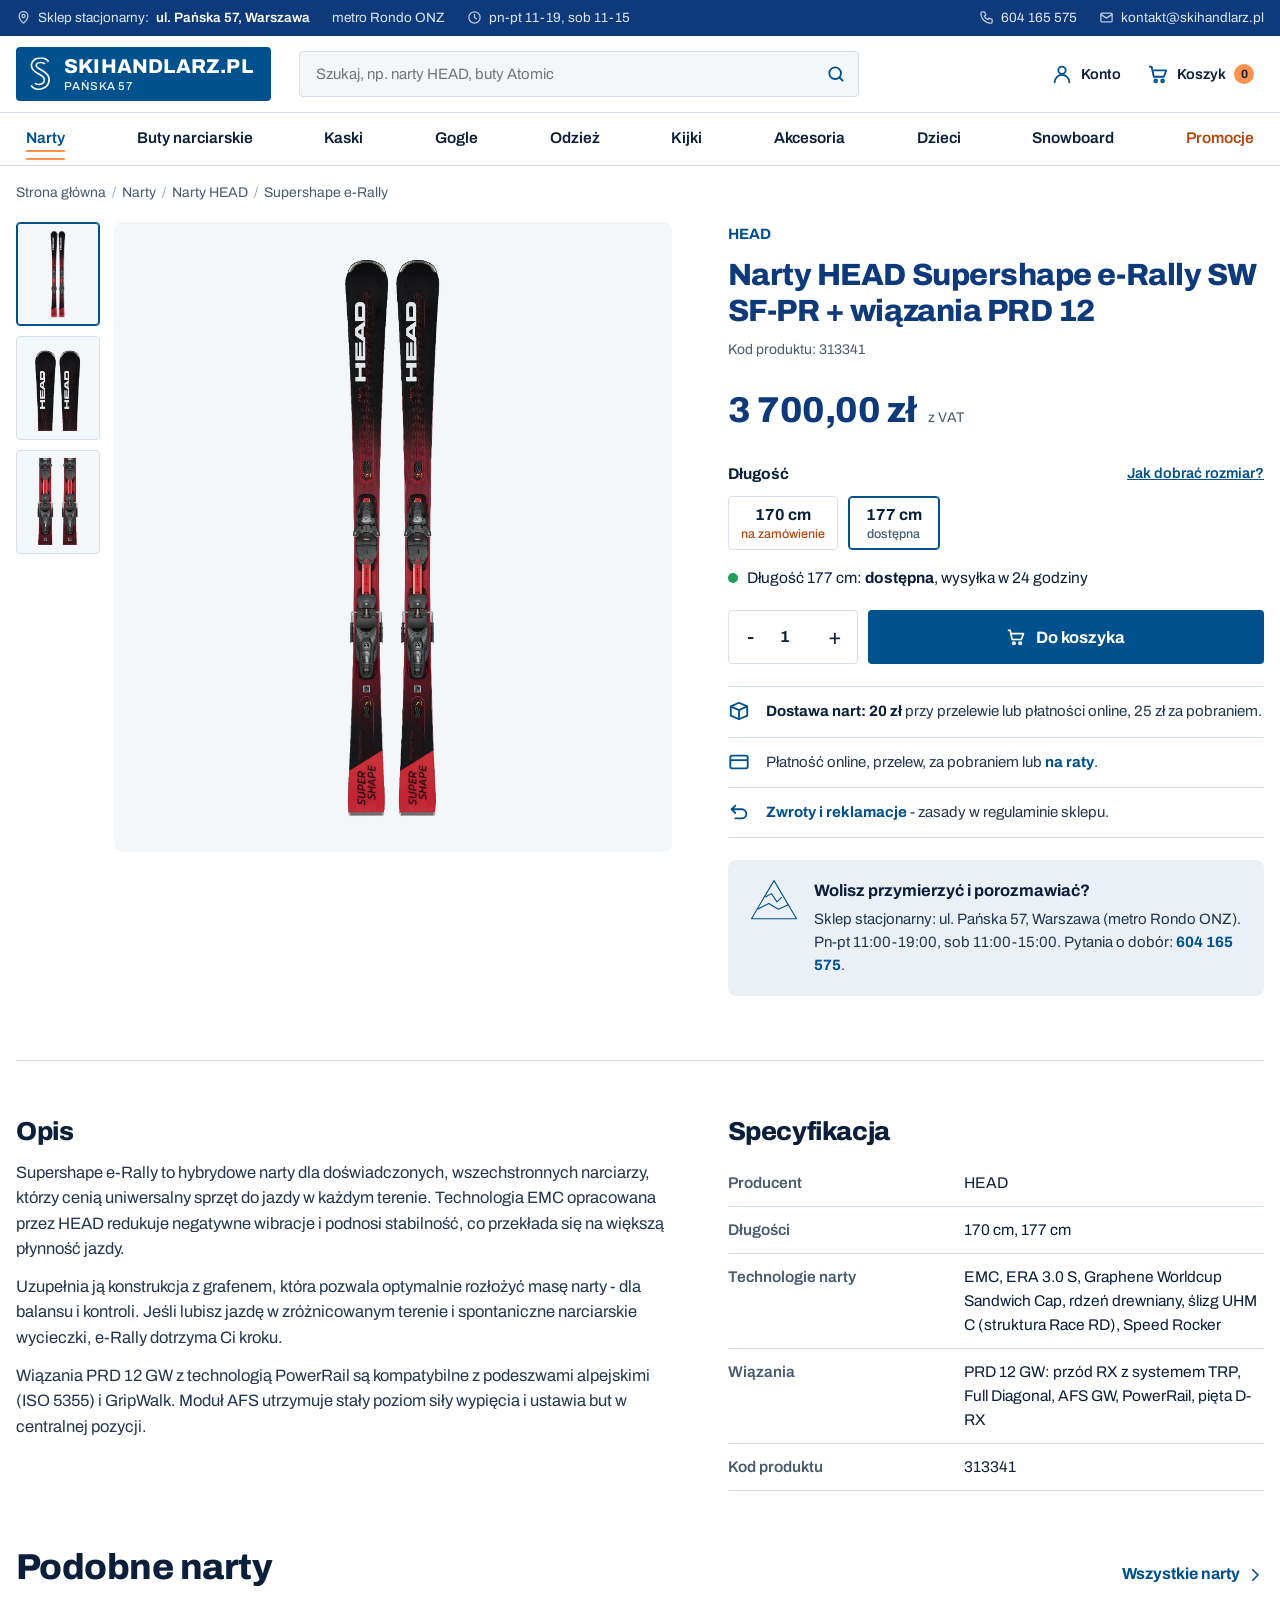
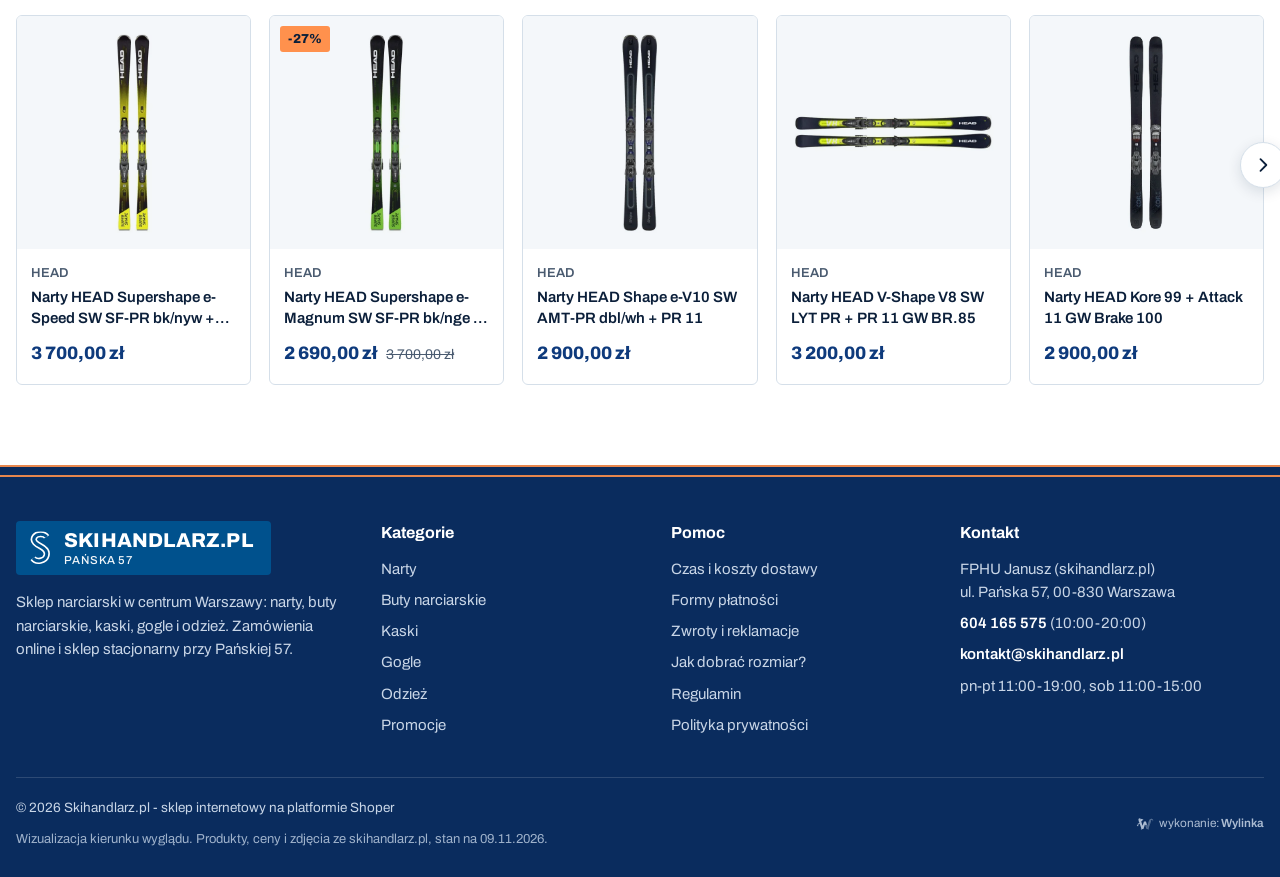
<file: produkt.html>
<!doctype html>
<html lang="pl">
<head>
<meta charset="utf-8">
<meta name="viewport" content="width=device-width,initial-scale=1,viewport-fit=cover">
<title>Narty HEAD Supershape e-Rally SW SF-PR + PRD 12 - 3 700 zł | Skihandlarz Warszawa</title>
<meta name="description" content="Narty HEAD Supershape e-Rally SW SF-PR z wiązaniami PRD 12 GW, długość 177 cm dostępna od ręki, wysyłka w 24 godziny. Sklep narciarski Skihandlarz, ul. Pańska 57, Warszawa.">
<meta name="robots" content="noindex,nofollow">
<meta name="theme-color" content="#00518D">
<meta property="og:type" content="website">
<meta property="og:site_name" content="Skihandlarz">
<meta property="og:title" content="Narty HEAD Supershape e-Rally SW SF-PR + PRD 12 - 3 700 zł | Skihandlarz Warszawa">
<meta property="og:description" content="Narty HEAD Supershape e-Rally SW SF-PR z wiązaniami PRD 12 GW, długość 177 cm dostępna od ręki, wysyłka w 24 godziny. Sklep narciarski Skihandlarz, ul. Pańska 57, Warszawa.">
<meta property="og:image" content="https://disaster26.github.io/skihandlarz-koncepcja/img/og.jpg">
<meta property="og:image:width" content="1200"><meta property="og:image:height" content="630">
<meta property="og:url" content="https://disaster26.github.io/skihandlarz-koncepcja/produkt.html">
<meta name="twitter:card" content="summary_large_image">
<link rel="icon" href="img/favicon.svg" type="image/svg+xml">
<link rel="preconnect" href="https://fonts.googleapis.com"><link rel="preconnect" href="https://fonts.gstatic.com" crossorigin>
<link href="https://fonts.googleapis.com/css2?family=Archivo:wght@400;500;600;700;800&display=swap" rel="stylesheet">
<link rel="stylesheet" href="style.css">
<style>.wylinka-badge{display:inline-flex;align-items:center;gap:.4em;color:inherit;text-decoration:none;font-size:.875em;line-height:1;opacity:.85}
.wylinka-badge:hover,.wylinka-badge:focus-visible{opacity:1}
.wylinka-badge:focus-visible{outline:2px solid currentColor;outline-offset:3px;border-radius:2px}
.wylinka-badge svg{width:18px;height:18px;flex:none;overflow:visible}
.wylinka-badge b{font-weight:600}
.wylinka-badge .wy-old{opacity:.45;transform-origin:40px 30px;transition:transform .32s cubic-bezier(.3,.7,.4,1),opacity .32s ease-out}
.wylinka-badge .wy-pod{opacity:0;transition:opacity .2s ease-out .08s}
.wylinka-badge:hover .wy-old,.wylinka-badge:focus-visible .wy-old{transform:translate(9px,7px) rotate(9deg);opacity:0}
.wylinka-badge:hover .wy-pod,.wylinka-badge:focus-visible .wy-pod{opacity:1}
@media (prefers-reduced-motion:reduce){.wylinka-badge .wy-old,.wylinka-badge .wy-pod{transition:none}.wylinka-badge:hover .wy-old,.wylinka-badge:focus-visible .wy-old{transform:none;opacity:.45}.wylinka-badge:hover .wy-pod,.wylinka-badge:focus-visible .wy-pod{opacity:0}}</style>
</head>
<body>
<svg width="0" height="0" style="position:absolute" aria-hidden="true"><defs><mask id="trk" maskUnits="userSpaceOnUse" x="0" y="0" width="40" height="56"><path d="M31 9.5C27.5 4 15.5 3 11 9.5c-5 7.5 4.5 12.8 9.5 15.3 6 3 12.6 7 10.4 15.6C28.6 50 13.5 52.5 8.5 45" fill="none" stroke="#fff" stroke-width="10.5"/><path d="M31 9.5C27.5 4 15.5 3 11 9.5c-5 7.5 4.5 12.8 9.5 15.3 6 3 12.6 7 10.4 15.6C28.6 50 13.5 52.5 8.5 45" fill="none" stroke="#000" stroke-width="5"/></mask></defs></svg>
<div class="info"><div class="wrap">
 <div class="l"><span><svg viewBox="0 0 24 24" fill="none" stroke="currentColor" stroke-width="2" stroke-linecap="round" stroke-linejoin="round" aria-hidden="true"><path d="M12 21s-7-6.1-7-11.5A7 7 0 0 1 19 9.5C19 14.9 12 21 12 21z"/><circle cx="12" cy="9.5" r="2.5"/></svg>Sklep stacjonarny: <b>ul. Pańska 57, Warszawa</b></span><span>metro Rondo ONZ</span><span><svg viewBox="0 0 24 24" fill="none" stroke="currentColor" stroke-width="2" stroke-linecap="round" aria-hidden="true"><circle cx="12" cy="12" r="9"/><path d="M12 7v5l3 2"/></svg>pn-pt 11-19, sob 11-15</span></div>
 <div class="r"><a href="tel:+48604165575"><svg viewBox="0 0 24 24" fill="none" stroke="currentColor" stroke-width="2" stroke-linecap="round" stroke-linejoin="round" aria-hidden="true"><path d="M5 3h4l2 5-2.5 1.5a11 11 0 0 0 6 6L16 13l5 2v4a2 2 0 0 1-2 2A16 16 0 0 1 3 5a2 2 0 0 1 2-2z"/></svg>604 165 575</a><a href="mailto:kontakt@skihandlarz.pl"><svg viewBox="0 0 24 24" fill="none" stroke="currentColor" stroke-width="2" stroke-linecap="round" stroke-linejoin="round" aria-hidden="true"><rect x="3" y="5" width="18" height="14" rx="2"/><path d="m3 7 9 6 9-6"/></svg>kontakt@skihandlarz.pl</a></div>
</div></div>
<header class="hdr">
 <div class="wrap bar">
  <a class="logo" href="index.html" aria-label="Skihandlarz.pl - strona główna"><svg viewBox="0 0 40 56" aria-hidden="true"><rect width="40" height="56" fill="currentColor" mask="url(#trk)"/></svg><span><b>SKIHANDLARZ.PL</b><small>PAŃSKA 57</small></span></a>
  <form class="search" role="search"><label class="sr" for="q">Szukaj w sklepie</label><input id="q" type="search" placeholder="Szukaj, np. narty HEAD, buty Atomic"><button type="submit" aria-label="Szukaj"><svg viewBox="0 0 24 24" fill="none" stroke="currentColor" stroke-width="2.2" stroke-linecap="round" aria-hidden="true"><circle cx="11" cy="11" r="7"/><path d="m20 20-3.5-3.5"/></svg></button></form>
  <div class="acts">
   <a class="ic tel m-only" href="tel:+48604165575" aria-label="Zadzwoń 604 165 575"><svg viewBox="0 0 24 24" fill="none" stroke="currentColor" stroke-width="2" stroke-linecap="round" stroke-linejoin="round" aria-hidden="true"><path d="M5 3h4l2 5-2.5 1.5a11 11 0 0 0 6 6L16 13l5 2v4a2 2 0 0 1-2 2A16 16 0 0 1 3 5a2 2 0 0 1 2-2z"/></svg></a>
   <a class="ic acc" href="#" data-demo><svg viewBox="0 0 24 24" fill="none" stroke="currentColor" stroke-width="2" stroke-linecap="round" aria-hidden="true"><circle cx="12" cy="8" r="4"/><path d="M4 21a8 8 0 0 1 16 0"/></svg><span class="t">Konto</span></a>
   <a class="ic" href="#" data-demo aria-label="Koszyk"><svg viewBox="0 0 24 24" fill="none" stroke="currentColor" stroke-width="2" stroke-linecap="round" stroke-linejoin="round" aria-hidden="true"><path d="M3 4h2l2.4 11h11L21 8H6.2"/><circle cx="9.5" cy="19.5" r="1.5"/><circle cx="17" cy="19.5" r="1.5"/></svg><span class="t">Koszyk</span><span class="cnt">0</span></a>
   <button class="ic burger" type="button" aria-label="Menu" aria-expanded="false"><svg viewBox="0 0 24 24" fill="none" stroke="currentColor" stroke-width="2.2" stroke-linecap="round" aria-hidden="true"><path d="M4 7h16M4 12h16M4 17h16"/></svg></button>
  </div>
 </div>
 <nav class="nav" aria-label="Kategorie"><div class="wrap"><ul><li><a href="narty.html" class="on" aria-current="page">Narty</a></li><li><a href="#" data-demo>Buty narciarskie</a></li><li><a href="#" data-demo>Kaski</a></li><li><a href="#" data-demo>Gogle</a></li><li><a href="#" data-demo>Odzież</a></li><li><a href="#" data-demo>Kijki</a></li><li><a href="#" data-demo>Akcesoria</a></li><li><a href="#" data-demo>Dzieci</a></li><li><a href="#" data-demo>Snowboard</a></li><li><a href="#" class="promo" data-demo>Promocje</a></li></ul></div></nav>
</header>
<div class="mm" aria-hidden="false"><div class="shade"></div><div class="pan" role="dialog" aria-label="Menu">
 <div class="top"><b>Kategorie</b><button class="x" type="button" aria-label="Zamknij menu"><svg viewBox="0 0 24 24" fill="none" stroke="currentColor" stroke-width="2.2" stroke-linecap="round" aria-hidden="true"><path d="M6 6l12 12M18 6 6 18"/></svg></button></div>
 <ul><li><a href="narty.html" class="on">Narty</a><div class="sub"><a href="narty.html">Narty HEAD</a><a href="narty.html">Narty Salomon</a><a href="narty.html">Narty Atomic</a><a href="narty.html">Narty Völkl</a><a href="narty.html">Narty Nordica</a><a href="narty.html">Narty K2</a></div></li><li><a href="#" data-demo>Buty narciarskie</a><div class="sub"><a href="#" data-demo>Buty narciarskie Atomic</a><a href="#" data-demo>Buty narciarskie HEAD</a><a href="#" data-demo>Buty narciarskie Salomon</a><a href="#" data-demo>Buty narciarskie Nordica</a></div></li><li><a href="#" data-demo>Kaski</a></li><li><a href="#" data-demo>Gogle</a></li><li><a href="#" data-demo>Odzież</a></li><li><a href="#" data-demo>Kijki</a></li><li><a href="#" data-demo>Akcesoria</a></li><li><a href="#" data-demo>Dzieci</a></li><li><a href="#" data-demo>Snowboard</a></li><li><a href="#" data-demo>Promocje</a></li></ul>
 <div class="kont">Sklep stacjonarny: ul. Pańska 57, Warszawa (metro Rondo ONZ)<br>pn-pt 11:00-19:00, sob 11:00-15:00<br><a href="tel:+48604165575">604 165 575</a> - <a href="mailto:kontakt@skihandlarz.pl">kontakt@skihandlarz.pl</a></div>
</div></div>
<main>

<div class="wrap">
 <nav class="crumbs" aria-label="Ścieżka"><ol><li><a href="index.html">Strona główna</a></li><li><a href="narty.html">Narty</a></li><li><a href="narty.html">Narty HEAD</a></li><li aria-current="page">Supershape e-Rally</li></ol></nav>
 <div class="prod">
  <div class="gal">
   <div class="thumbs"><button class="on" type="button" aria-label="Zdjęcie 1"><img src="img/h_erally.webp" alt=""></button><button type="button" aria-label="Zdjęcie 2"><img src="img/g_erally_tip.webp" alt=""></button><button type="button" aria-label="Zdjęcie 3"><img src="img/g_erally_bind.webp" alt=""></button></div>
   <div>
    <div class="slides">
     <figure><img src="img/h_erally.webp" alt="Narty HEAD Supershape e-Rally SW SF-PR z wiązaniami PRD 12" width="512" height="2048"></figure>
     <figure><img src="img/g_erally_tip.webp" alt="Narty HEAD Supershape e-Rally - zbliżenie dzioba" loading="lazy" width="512" height="640"><figcaption>Zbliżenie: dziób narty</figcaption></figure>
     <figure><img src="img/g_erally_bind.webp" alt="Wiązania HEAD PRD 12 GW - zbliżenie" loading="lazy" width="512" height="640"><figcaption>Zbliżenie: wiązania PRD 12 GW</figcaption></figure>
    </div>
    <div class="dots"><i class="on"></i><i></i><i></i></div>
   </div>
  </div>
  <div class="pinfo">
   <a class="brl" href="narty.html">HEAD</a>
   <h1>Narty HEAD Supershape e-Rally SW SF-PR + wiązania PRD 12</h1>
   <p class="kod">Kod produktu: 313341</p>
   <div class="price"><b>3 700,00 zł</b><small>z VAT</small></div>
   <div class="opt">
    <div class="lb"><span>Długość</span><a href="#" data-demo>Jak dobrać rozmiar?</a></div>
    <div class="sizes"><button type="button" class="zam" data-l="170">170 cm<small>na zamówienie</small></button><button type="button" class="on" data-l="177">177 cm<small>dostępna</small></button></div>
    <p class="avail" id="avail"><i></i><span></span></p>
   </div>
   <div class="buy">
    <div class="qty"><button type="button" data-d="-1" aria-label="Mniej">-</button><input id="qty" type="number" value="1" min="1" max="9" aria-label="Ilość"><button type="button" data-d="1" aria-label="Więcej">+</button></div>
    <button class="btn add" type="button"><svg viewBox="0 0 24 24" fill="none" stroke="currentColor" stroke-width="2" stroke-linecap="round" stroke-linejoin="round" aria-hidden="true"><path d="M3 4h2l2.4 11h11L21 8H6.2"/><circle cx="9.5" cy="19.5" r="1.5"/><circle cx="17" cy="19.5" r="1.5"/></svg>Do koszyka</button>
   </div>
   <ul class="dl">
    <li><svg viewBox="0 0 24 24" fill="none" stroke="currentColor" stroke-width="2" stroke-linejoin="round" aria-hidden="true"><path d="M3 7l9-4 9 4v10l-9 4-9-4z"/><path d="M3 7l9 4 9-4M12 11v10"/></svg><span><b>Dostawa nart: 20 zł</b> przy przelewie lub płatności online, 25 zł za pobraniem.</span></li>
    <li><svg viewBox="0 0 24 24" fill="none" stroke="currentColor" stroke-width="2" stroke-linejoin="round" aria-hidden="true"><rect x="2.5" y="5" width="19" height="14" rx="2"/><path d="M2.5 10h19"/></svg><span>Płatność online, przelew, za pobraniem lub <a class="lnk" href="#" data-demo>na raty</a>.</span></li>
    <li><svg viewBox="0 0 24 24" fill="none" stroke="currentColor" stroke-width="2" stroke-linecap="round" stroke-linejoin="round" aria-hidden="true"><path d="M4 9h11a5 5 0 0 1 0 10H8"/><path d="m8 5-4 4 4 4"/></svg><span><a class="lnk" href="#" data-demo>Zwroty i reklamacje</a> - zasady w regulaminie sklepu.</span></li>
   </ul>
   <div class="shopbox"><svg class="mtn" viewBox="0 0 120 100" fill="none" stroke="currentColor" stroke-width="2.5" stroke-linejoin="round" aria-hidden="true"><path d="M8 94 60 6l52 88z"/><path d="M40 44l14-8 13 19 11-11"/><path d="M22 72l26-13 22 13 24-11"/></svg><div><b>Wolisz przymierzyć i porozmawiać?</b><p>Sklep stacjonarny: ul. Pańska 57, Warszawa (metro Rondo ONZ). Pn-pt 11:00-19:00, sob 11:00-15:00. Pytania o dobór: <a href="tel:+48604165575">604 165 575</a>.</p></div></div>
  </div>
 </div>

 <section class="desc">
  <div>
   <h2>Opis</h2>
   <p>Supershape e-Rally to hybrydowe narty dla doświadczonych, wszechstronnych narciarzy, którzy cenią uniwersalny sprzęt do jazdy w każdym terenie. Technologia EMC opracowana przez HEAD redukuje negatywne wibracje i podnosi stabilność, co przekłada się na większą płynność jazdy.</p>
   <p>Uzupełnia ją konstrukcja z grafenem, która pozwala optymalnie rozłożyć masę narty - dla balansu i kontroli. Jeśli lubisz jazdę w zróżnicowanym terenie i spontaniczne narciarskie wycieczki, e-Rally dotrzyma Ci kroku.</p>
   <p>Wiązania PRD 12 GW z technologią PowerRail są kompatybilne z podeszwami alpejskimi (ISO 5355) i GripWalk. Moduł AFS utrzymuje stały poziom siły wypięcia i ustawia but w centralnej pozycji.</p>
  </div>
  <div>
   <h2>Specyfikacja</h2>
   <table class="spec">
    <tr><th>Producent</th><td>HEAD</td></tr>
    <tr><th>Długości</th><td>170 cm, 177 cm</td></tr>
    <tr><th>Technologie narty</th><td>EMC, ERA 3.0 S, Graphene Worldcup Sandwich Cap, rdzeń drewniany, ślizg UHM C (struktura Race RD), Speed Rocker</td></tr>
    <tr><th>Wiązania</th><td>PRD 12 GW: przód RX z systemem TRP, Full Diagonal, AFS GW, PowerRail, pięta D-RX</td></tr>
    <tr><th>Kod produktu</th><td>313341</td></tr>
   </table>
  </div>
 </section>

 <section class="sec" style="padding-top:0">
  <div class="sh"><div><h2>Podobne narty</h2></div><a class="lnk" href="narty.html">Wszystkie narty<svg viewBox="0 0 24 24" fill="none" stroke="currentColor" stroke-width="2.2" stroke-linecap="round" stroke-linejoin="round" aria-hidden="true"><path d="m9 5 7 7-7 7"/></svg></a></div>
  <div class="row"><button class="arr p" type="button" aria-label="Poprzednie"><svg viewBox="0 0 24 24" fill="none" stroke="currentColor" stroke-width="2.2" stroke-linecap="round" stroke-linejoin="round" aria-hidden="true"><path d="m15 5-7 7 7 7"/></svg></button><div class="rail" id="podobneRail"></div><button class="arr n" type="button" aria-label="Następne"><svg viewBox="0 0 24 24" fill="none" stroke="currentColor" stroke-width="2.2" stroke-linecap="round" stroke-linejoin="round" aria-hidden="true"><path d="m9 5 7 7-7 7"/></svg></button></div>
 </section>
</div>

</main>
<footer class="ft"><div class="wrap">
 <div class="g">
  <div><a class="logo" href="index.html" aria-label="Skihandlarz.pl - strona główna"><svg viewBox="0 0 40 56" aria-hidden="true"><rect width="40" height="56" fill="currentColor" mask="url(#trk)"/></svg><span><b>SKIHANDLARZ.PL</b><small>PAŃSKA 57</small></span></a><p>Sklep narciarski w centrum Warszawy: narty, buty narciarskie, kaski, gogle i odzież. Zamówienia online i sklep stacjonarny przy Pańskiej 57.</p></div>
  <div><h4>Kategorie</h4><ul><li><a href="narty.html">Narty</a></li><li><a href="#" data-demo>Buty narciarskie</a></li><li><a href="#" data-demo>Kaski</a></li><li><a href="#" data-demo>Gogle</a></li><li><a href="#" data-demo>Odzież</a></li><li><a href="#" data-demo>Promocje</a></li></ul></div>
  <div><h4>Pomoc</h4><ul><li><a href="#" data-demo>Czas i koszty dostawy</a></li><li><a href="#" data-demo>Formy płatności</a></li><li><a href="#" data-demo>Zwroty i reklamacje</a></li><li><a href="#" data-demo>Jak dobrać rozmiar?</a></li><li><a href="#" data-demo>Regulamin</a></li><li><a href="#" data-demo>Polityka prywatności</a></li></ul></div>
  <div class="kon"><h4>Kontakt</h4><ul><li>FPHU Janusz (skihandlarz.pl)<br>ul. Pańska 57, 00-830 Warszawa</li><li><a href="tel:+48604165575">604 165 575</a> (10:00-20:00)</li><li><a href="mailto:kontakt@skihandlarz.pl">kontakt@skihandlarz.pl</a></li><li>pn-pt 11:00-19:00, sob 11:00-15:00</li></ul></div>
 </div>
 <div class="bot"><div>© <span id="rok">2026</span> Skihandlarz.pl - sklep internetowy na platformie Shoper<div class="note">Wizualizacja kierunku wyglądu. Produkty, ceny i zdjęcia ze skihandlarz.pl, stan na 09.11.2026.</div></div><a class="wylinka-badge" href="https://wylinka.pl/?utm_source=skihandlarz.pl&amp;utm_medium=stopka&amp;utm_campaign=wykonanie" rel="noopener" title="Strona wykonana przez Wylinka"><svg viewBox="0 0 64 64" aria-hidden="true" focusable="false" fill="currentColor"><path d="M9.8 22.8l-1.2-7.9 2.2-3.7 15.5 4.6-.5 1.5-7.2 5.5 4.7 15.6 5-15.6 7 0 4.1 12.7-4.2-.9-2.6 1.8-.8-2.2-5.3 15.6-4.3 0 .4 .2-2.1 2.8-1.3-1.1 1.1-1.4-3.1 .2-.1-1.7 2.2-.1-5.7-16.5-4.8 .6-.8 3.1 0 .5-.3 .5 .8 2.2-1.6 .5-.4-1.3-.8 1.6-1.5-.8 .8-1.6-1.4 .6-.6-1.6 2.3-.8 .2-.4 1.3-4.8 5.9-.8-2.4-6.9zM15.2 13.7l-.1-.4-.4 .8-.1 .8 .1 1 .1 .4 .3 .7 .3-.9 .1-.7 0-.8z"/><path class="wy-pod" d="M37.1 49.8l-4.5-13.3 2.6-1.8 4.2 .9 .9 2.8 3-9.7 0-.5 .1-.8 3.2-8.4 .5-1 .6-1 .9-1.1 1.3-1 1.1-.7 1.4-.5 1.4-.3 .7 0 .9 0 1.2 .3 1.4 .6 .8 .5 .7 .7 .6 .7 .5 .9 .3 .9 .1 .9 0 .8-.2 .9-.5 .9-.5 .6-.7 .5-.7 .3-.1-.1 0-.1 .5-.5 .3-.7 .2-.5 0-.6-.1-.6-.3-.7-.4-.5-.4-.4-.5-.3-.6-.3-.7 0-.7 .1-.6 .1-.5 .4-.5 .5-.3 .5-.2 .7-.1 1.5-1.4 5.1-.8 3.3-.3 .7-.5 .7-6 17.5 1.9 .1-.1 1.7-3.1-.2 1.1 1.4-1.3 1.1-2.1-2.8 .4-.2z"/><path class="wy-old" d="M40.8 50l.4-.2-4.1 0-4.2-12.5 2.5-1.7 4.3 .9 .6 1.9 .6-1.6 0-.3 2.4-7.8 0-.5 .1-.8 3.2-8.4 .4-.8 .6-.9 .9-1.2 .9-.9 1.3-.8 1.4-.6 1.2-.3 1.4-.1 1.3 .1 .6 .2 .8 .3 1.1 .6 .9 .7 .7 .9 .5 .9 .3 .9 .1 1.1-.1 .9-.3 .9-.4 .7-.6 .7-.6 .4-.6 .2-.1-.1 0-.1 .5-.5 .3-.7 .2-.5 0-.5-.1-.6-.2-.6-.3-.5-.4-.5-.5-.3-.6-.3-.7-.1-.6 0-.6 .1-.6 .3-.6 .5-.3 .4-.2 .5-.1 .5-.1 1.5-1.4 5.1-.8 3.3-.3 .7-.5 .7-6 17.5 1.9 .1-.1 1.7-3.1-.2 1.1 1.4-1.3 1.1zM49.6 17.1l.6 1.7-1.5 1.9 .4 .4 1.8-2.1-.7-2.1zM48.1 28.3l.5 1.8-1.7 1.8 .4 .4 1.9-2-.6-2.2zM37.9 41.7l1.7-1.5-.4-.4-1.7 1.4zM42.6 38.7l-1.5 2.8 1.1 2-1.3 2.6 .5 .2 1.5-2.8-1.1-2 1.4-2.5z"/></svg><span>wykonanie: <b>Wylinka</b></span></a></div>
</div></footer>
<div class="toast" role="status" aria-live="polite"></div>
<div class="stick"><div><b>3 700,00 zł</b><small class="stk-l">177 cm, dostępna</small></div><button class="btn add" type="button"><svg viewBox="0 0 24 24" fill="none" stroke="currentColor" stroke-width="2" stroke-linecap="round" stroke-linejoin="round" aria-hidden="true"><path d="M3 4h2l2.4 11h11L21 8H6.2"/><circle cx="9.5" cy="19.5" r="1.5"/><circle cx="17" cy="19.5" r="1.5"/></svg>Do koszyka</button></div>
<script src="app.js"></script>
</body>
</html>
</file>
<file: style.css>
:root{
  --blue:#00518D;--blue-d:#004273;--navy:#0E3A7C;--navy-d:#0A2C5E;--ink:#0B1F3A;--muted:#4A5B70;
  --orange:#FF914D;--orange-t:#B4470E;--snow:#F4F7FA;--ice:#EAF0F6;--line:#D5DFE9;--white:#fff;
  --r:6px;--wrap:1320px;--hh:60px;
}
*{box-sizing:border-box}
html{-webkit-text-size-adjust:100%;scroll-behavior:smooth}
body{margin:0;font-family:"Archivo",system-ui,-apple-system,"Segoe UI",Roboto,sans-serif;font-size:16px;line-height:1.55;color:var(--ink);background:var(--white);-webkit-tap-highlight-color:transparent}
img{display:block;max-width:100%}
a{color:inherit}
button,input,select{font:inherit;color:inherit}
.wrap{width:min(var(--wrap),100% - 32px);margin-inline:auto}
.sr{position:absolute;width:1px;height:1px;overflow:hidden;clip:rect(0 0 0 0);white-space:nowrap}
h1,h2,h3{font-weight:800;letter-spacing:-.015em;line-height:1.12;margin:0}
h2{font-size:clamp(26px,3vw,36px)}
p{margin:0}

/* ---------- top info strip ---------- */
.info{background:var(--navy);color:#DCE6F3;font-size:13.5px}
.info .wrap{display:flex;align-items:center;justify-content:space-between;gap:24px;min-height:36px}
.info span,.info a{display:inline-flex;align-items:center;gap:7px;text-decoration:none;white-space:nowrap}
.info a:hover{color:#fff;text-decoration:underline}
.info svg{width:15px;height:15px;flex:none;opacity:.85}
.info .l,.info .r{display:flex;gap:22px;align-items:center}
.info b{color:#fff;font-weight:600}

/* ---------- header ---------- */
.hdr{position:sticky;top:0;z-index:50;background:#fff;border-bottom:1px solid var(--line)}
.hdr .bar{display:flex;align-items:center;gap:28px;min-height:76px}
.logo{display:inline-flex;align-items:center;gap:12px;background:var(--blue);color:#fff;text-decoration:none;padding:9px 18px 9px 12px;border-radius:4px;flex:none}
.logo svg{width:24px;height:34px;flex:none}
.logo span{display:flex;flex-direction:column;line-height:1}
.logo b{font-weight:800;font-size:20px;letter-spacing:.01em}
.logo small{font-size:11.5px;letter-spacing:.08em;margin-top:5px;opacity:.95;font-weight:500}
.search{flex:1;max-width:560px;position:relative}
.search input{width:100%;height:46px;border:1.5px solid var(--line);border-radius:4px;padding:0 48px 0 16px;background:var(--snow);font-size:15px}
.search input:focus{outline:none;border-color:var(--blue);background:#fff}
.search button{position:absolute;right:4px;top:4px;width:38px;height:38px;border:0;background:transparent;display:grid;place-items:center;cursor:pointer;color:var(--blue)}
.search svg{width:20px;height:20px}
.acts{display:flex;align-items:center;gap:6px;margin-left:auto}
.ic{display:inline-flex;align-items:center;gap:8px;min-height:44px;padding:0 10px;border:0;background:none;border-radius:4px;text-decoration:none;font-size:14.5px;font-weight:600;cursor:pointer;color:var(--ink)}
.ic:hover{background:var(--snow)}
.ic svg{width:22px;height:22px;flex:none;color:var(--blue)}
.ic .cnt{min-width:20px;height:20px;border-radius:10px;background:var(--orange);color:var(--ink);font-size:12px;font-weight:700;display:inline-grid;place-items:center;padding:0 5px}
.ic.tel{color:var(--blue)}
.burger,.ic.m-only{display:none}

.nav{border-top:1px solid var(--line)}
.nav ul{list-style:none;margin:0;padding:0;display:flex;gap:4px;justify-content:space-between}
.nav a{position:relative;display:block;padding:13px 10px 15px;text-decoration:none;font-weight:600;font-size:15.5px;white-space:nowrap}
.nav a:hover{color:var(--blue)}
.nav a.on{color:var(--blue)}
.nav a.on::after,.nav a:hover::after{content:"";position:absolute;left:10px;right:10px;bottom:5px;height:6px;border-top:2px solid currentColor;border-bottom:2px solid currentColor;border-radius:1px}
.nav a.on::after{color:var(--orange)}
.nav a.promo{color:var(--orange-t)}

/* ---------- mobile menu ---------- */
.mm{position:fixed;inset:0;z-index:80;visibility:hidden}
.mm.open{visibility:visible}
.mm .shade{position:absolute;inset:0;background:rgba(11,31,58,.45);opacity:0;transition:opacity .25s}
.mm.open .shade{opacity:1}
.mm .pan{position:absolute;top:0;right:0;bottom:0;width:min(380px,88vw);background:#fff;transform:translateX(100%);transition:transform .28s cubic-bezier(.3,.7,.3,1);display:flex;flex-direction:column;overflow-y:auto;overscroll-behavior:contain}
.mm.open .pan{transform:none}
.mm .top{display:flex;align-items:center;justify-content:space-between;padding:10px 12px 10px 18px;border-bottom:1px solid var(--line);min-height:60px}
.mm .top b{font-size:17px}
.mm ul{list-style:none;margin:0;padding:6px 0}
.mm li a{display:flex;justify-content:space-between;align-items:center;padding:13px 18px;text-decoration:none;font-weight:600;font-size:17px;line-height:1.3}
.mm li a.on{color:var(--blue);box-shadow:inset 4px 0 0 var(--orange)}
.mm li a small{font-weight:400;color:var(--muted);font-size:14px}
.mm .sub{display:flex;flex-wrap:wrap;gap:8px;padding:0 18px 12px}
.mm .sub a{font-size:14px;padding:7px 11px;border:1px solid var(--line);border-radius:4px;text-decoration:none;font-weight:500;line-height:1.3}
.mm .kont{margin-top:auto;background:var(--snow);padding:16px 18px 22px;font-size:15px;line-height:1.5}
.mm .kont a{font-weight:700;color:var(--blue);text-decoration:none}
.x{width:44px;height:44px;border:0;background:none;display:grid;place-items:center;cursor:pointer}
.x svg{width:24px;height:24px}

/* ---------- buttons ---------- */
.btn{display:inline-flex;align-items:center;justify-content:center;gap:10px;min-height:52px;padding:0 26px;border-radius:4px;border:0;background:var(--blue);color:#fff;font-weight:700;font-size:16.5px;text-decoration:none;cursor:pointer;transition:background .15s}
.btn:hover{background:var(--blue-d)}
.btn svg{width:20px;height:20px}
.btn.or{background:var(--orange);color:var(--ink)}
.btn.or:hover{background:#F57F36}
.btn.ln{background:transparent;color:#fff;box-shadow:inset 0 0 0 1.5px rgba(255,255,255,.6)}
.btn.ln:hover{background:rgba(255,255,255,.1)}
.lnk{font-weight:700;color:var(--blue);text-decoration:none;display:inline-flex;align-items:center;gap:6px}
.lnk:hover{text-decoration:underline}
.lnk svg{width:18px;height:18px}

/* ---------- hero ---------- */
.hero{position:relative;background:var(--ice);overflow:hidden;min-height:calc(100svh - var(--hh));display:flex;align-items:stretch}
.hero .trk{position:absolute;inset:0;width:100%;height:100%;pointer-events:none}
.hero .in{position:relative;width:min(var(--wrap),100% - 32px);margin-inline:auto;display:grid;grid-template-columns:minmax(0,1fr) minmax(0,1.05fr);gap:40px;align-items:center}
.hero .txt{padding:40px 0}
.hero .adr{display:inline-flex;align-items:center;gap:8px;color:var(--muted);font-size:16px;margin-bottom:18px}
.hero .adr svg{width:18px;height:18px;color:var(--orange-t)}
.hero h1{font-size:clamp(40px,4.3vw,64px);color:var(--navy);max-width:13ch}
.hero .lead{font-size:clamp(17px,1.35vw,20px);color:#24364F;max-width:34em;margin-top:20px}
.hero .cta{display:flex;align-items:center;gap:24px;margin-top:30px;flex-wrap:wrap}
.hero .godz{display:flex;align-items:center;gap:10px;margin-top:28px;padding-top:20px;border-top:1px solid #CBD7E3;font-size:15.5px;color:#24364F;max-width:520px}
.hero .godz svg{width:20px;height:20px;color:var(--blue);flex:none}
.hero .godz b{font-weight:700}
.wall{position:relative;align-self:stretch;height:calc(100svh - var(--hh));min-height:560px;display:flex;align-items:flex-end;justify-content:center;gap:clamp(6px,1.2vw,22px);padding-top:28px}
.wall figure{margin:0;flex:0 1 auto;height:var(--h);display:flex;align-items:flex-end}
.wall img{height:100%;width:auto;mix-blend-mode:multiply;object-fit:contain}
.wall .floor{position:absolute;left:4%;right:4%;bottom:0;height:10px;border-top:2px solid #C6D3E0}

/* ---------- sections ---------- */
.sec{padding:76px 0}
.sec.ice{background:var(--ice)}
.sec.snow{background:var(--snow)}
.sh{display:flex;align-items:flex-end;justify-content:space-between;gap:20px;margin-bottom:28px}
.sh p{color:var(--muted);margin-top:8px;max-width:42em}

/* categories */
.kat{display:grid;grid-template-columns:repeat(9,minmax(0,1fr));gap:14px}
.kat a{text-decoration:none;display:flex;flex-direction:column;gap:10px}
.kat .im{position:relative;aspect-ratio:1;background:var(--snow);border-radius:var(--r);transition:background .2s;overflow:hidden}
.kat .im img{position:absolute;left:12%;top:12%;width:76%;height:76%;object-fit:contain;mix-blend-mode:multiply;transition:transform .3s}
.kat a:hover .im{background:var(--ice)}
.kat a:hover .im img{transform:scale(1.05)}
.kat b{font-weight:700;font-size:16px;line-height:1.25}
.kat small{display:block;color:var(--muted);font-size:13.5px;font-weight:400}

/* product cards + rows */
.row{position:relative}
.rail{display:grid;grid-auto-flow:column;grid-auto-columns:calc((100% - 4*18px)/5);gap:18px;overflow-x:auto;scroll-snap-type:x mandatory;scrollbar-width:none;padding-bottom:4px;cursor:grab}
.rail::-webkit-scrollbar{display:none}
.rail.drag{cursor:grabbing;scroll-snap-type:none}
.rail.drag a{pointer-events:none}
.rail>*{scroll-snap-align:start}
.arr{position:absolute;top:34%;width:46px;height:46px;border-radius:50%;border:1px solid var(--line);background:#fff;display:grid;place-items:center;cursor:pointer;box-shadow:0 4px 14px rgba(11,31,58,.12);z-index:2}
.arr svg{width:20px;height:20px}
.arr.p{left:-22px}.arr.n{right:-22px}
.arr[disabled]{opacity:0;pointer-events:none}
.pc{position:relative;display:flex;flex-direction:column;background:#fff;border-radius:var(--r);text-decoration:none;min-width:0;border:1px solid var(--line);overflow:hidden;transition:border-color .15s,box-shadow .2s}
.pc:hover{border-color:#B9C8D8;box-shadow:0 8px 24px rgba(11,31,58,.08)}
.pc .im{position:relative;aspect-ratio:1;background:var(--snow)}
.pc .im img{position:absolute;left:14px;top:14px;width:calc(100% - 28px);height:calc(100% - 28px);object-fit:contain;mix-blend-mode:multiply}
.pc .bd{padding:14px 14px 16px;display:flex;flex-direction:column;gap:4px;flex:1}
.pc .br{font-size:13px;color:var(--muted);font-weight:600}
.pc .nm{font-size:15px;font-weight:600;line-height:1.35;display:-webkit-box;-webkit-line-clamp:2;-webkit-box-orient:vertical;overflow:hidden;min-height:2.7em}
.pc .pr{margin-top:auto;padding-top:8px;display:flex;align-items:baseline;gap:9px;flex-wrap:wrap}
.pc .pr b{font-size:18px;font-weight:800;color:var(--navy)}
.pc .pr s{font-size:14px;color:var(--muted)}
.pc .bad{position:absolute;top:10px;left:10px;background:var(--orange);color:var(--ink);font-weight:800;font-size:13px;padding:3px 8px;border-radius:3px;z-index:2}
.sec.ice .pc{border-color:#fff}

/* brands */
.mar{display:grid;grid-template-columns:repeat(4,minmax(0,1fr));gap:36px}
.mar h3{font-size:19px;padding-bottom:12px;margin-bottom:6px;position:relative}
.mar h3::after{content:"";position:absolute;left:0;bottom:0;width:44px;height:6px;border-top:2px solid var(--orange);border-bottom:2px solid var(--orange)}
.mar ul{list-style:none;margin:0;padding:0}
.mar li a{display:flex;justify-content:space-between;padding:9px 0;border-bottom:1px solid var(--line);text-decoration:none;font-weight:500}
.mar li a:hover{color:var(--blue)}
.mar li a span{color:var(--muted);font-size:14px}

/* store */
.store{background:var(--navy);color:#fff;position:relative;overflow:hidden}
.store .trk2{position:absolute;right:-60px;top:-40px;width:520px;height:auto;opacity:.09;pointer-events:none}
.store .g{display:grid;grid-template-columns:minmax(0,.9fr) minmax(0,1.1fr);gap:56px;align-items:center;position:relative}
.store h2{color:#fff}
.store p{color:#DCE6F3;margin-top:14px;font-size:17px;max-width:32em}
.hours{margin:26px 0 0;display:grid;grid-template-columns:auto 1fr;gap:9px 28px;font-size:16.5px;max-width:420px}
.hours dt{color:#C3D2E6}
.hours dd{margin:0;font-weight:700}
.hours dd small{font-weight:400;color:#C3D2E6;font-size:14px}
.cont{margin-top:24px;display:flex;flex-direction:column;gap:8px;font-size:17px}
.cont a{color:#fff;text-decoration:none;font-weight:700;display:inline-flex;align-items:center;gap:10px}
.cont a:hover{text-decoration:underline}
.cont svg{width:20px;height:20px;color:var(--orange)}
.cont small{color:#C3D2E6;font-weight:400;font-size:14px}
.store .cta{display:flex;gap:12px;margin-top:28px;flex-wrap:wrap}
.map{position:relative;padding:12px;border:2px solid rgba(255,255,255,.55);border-radius:8px}
.map::before{content:"";position:absolute;inset:4px;border:2px solid rgba(255,255,255,.55);border-radius:6px;pointer-events:none}
.map iframe{display:block;width:100%;height:440px;border:0;border-radius:3px;background:#dfe7ef}
.map .dojazd{display:flex;gap:10px;align-items:flex-start;margin-top:12px;font-size:15px;color:#DCE6F3}
.map .dojazd svg{width:20px;height:20px;flex:none;color:var(--orange);margin-top:2px}

/* about */
.ab{display:grid;grid-template-columns:minmax(0,1fr) minmax(0,1fr);gap:64px;align-items:start}
.ab .q{font-size:clamp(19px,1.6vw,23px);line-height:1.5;color:#24364F;margin-top:18px}
.ab .mtn{width:120px;height:auto;margin-top:26px;color:var(--orange)}
.facts{list-style:none;margin:0;padding:0}
.facts li{display:grid;grid-template-columns:44px 1fr;gap:16px;padding:20px 0;border-bottom:1px solid var(--line)}
.facts li:first-child{border-top:1px solid var(--line)}
.facts svg{width:30px;height:30px;color:var(--blue);margin-top:2px}
.facts b{display:block;font-size:17.5px}
.facts span{color:var(--muted);font-size:15.5px}

/* footer */
.ft{background:var(--navy-d);color:#C9D6E7;padding:56px 0 28px;font-size:15px;position:relative}
.ft::before{content:"";position:absolute;left:0;right:0;top:0;height:8px;border-top:2px solid var(--orange);border-bottom:2px solid var(--orange);opacity:.9}
.ft .g{display:grid;grid-template-columns:1.3fr 1fr 1fr 1.2fr;gap:36px}
.ft h4{color:#fff;font-size:16px;margin:0 0 12px;font-weight:700}
.ft ul{list-style:none;margin:0;padding:0;display:flex;flex-direction:column;gap:8px}
.ft a{text-decoration:none}
.ft a:hover{color:#fff;text-decoration:underline}
.ft .logo{margin-bottom:16px}
.ft .kon a{color:#fff;font-weight:600}
.ft .bot{display:flex;justify-content:space-between;align-items:center;gap:16px;flex-wrap:wrap;border-top:1px solid rgba(255,255,255,.14);margin-top:40px;padding-top:20px;font-size:13.5px}
.ft .note{font-size:13px;color:#9FB2CB;margin-top:10px}

/* mobile bottom bar */
.mob{position:fixed;left:0;right:0;bottom:0;z-index:60;display:none;gap:8px;padding:8px 12px calc(8px + env(safe-area-inset-bottom));background:#fff;border-top:1px solid var(--line);box-shadow:0 -6px 18px rgba(11,31,58,.08);transform:translateY(110%);transition:transform .25s}
.mob.widac{transform:none}
.mob a,.mob button{flex:1;min-height:48px;font-size:15.5px;padding:0 12px}

/* toast */
.toast{position:fixed;left:50%;bottom:24px;transform:translate(-50%,30px);background:var(--ink);color:#fff;padding:12px 18px;border-radius:6px;font-size:15px;opacity:0;pointer-events:none;transition:.25s;z-index:90;max-width:calc(100% - 32px);text-align:center}
.toast.on{opacity:1;transform:translate(-50%,0)}

/* ---------- category page ---------- */
.crumbs{font-size:14px;color:var(--muted);padding:16px 0 0}
.crumbs ol{list-style:none;margin:0;padding:0;display:flex;flex-wrap:wrap;gap:6px}
.crumbs li+li::before{content:"/";margin-right:6px;color:#9AAABB}
.crumbs a{text-decoration:none}
.crumbs a:hover{color:var(--blue);text-decoration:underline}
.chead{padding:12px 0 26px}
.chead h1{font-size:clamp(32px,3.6vw,46px);color:var(--navy)}
.chead p{color:#24364F;margin-top:12px;max-width:52em;font-size:16.5px}
.chips{display:flex;gap:8px;flex-wrap:wrap;margin-top:20px}
.chip{display:inline-flex;align-items:center;gap:6px;padding:9px 14px;border:1.5px solid var(--line);border-radius:4px;background:#fff;font-weight:600;font-size:14.5px;text-decoration:none;cursor:pointer;white-space:nowrap}
.chip span{color:var(--muted);font-weight:400}
.chip:hover{border-color:var(--blue);color:var(--blue)}
.chip.on{border-color:var(--blue);background:var(--blue);color:#fff}
.chip.on span{color:#D6E4F2}
.cat{display:grid;grid-template-columns:260px minmax(0,1fr);gap:36px;padding-bottom:70px;border-top:1px solid var(--line);padding-top:26px}
.flt h3{font-size:16px;margin:0 0 10px}
.fg{padding:0 0 20px;margin-bottom:20px;border-bottom:1px solid var(--line)}
.fg label.ck{display:flex;align-items:center;gap:10px;padding:6px 0;cursor:pointer;font-size:15.5px}
.fg label.ck input{width:19px;height:19px;accent-color:var(--blue);margin:0}
.fg label.ck span{margin-left:auto;color:var(--muted);font-size:14px}
.pr2{display:flex;gap:8px;align-items:center}
.pr2 input{width:100%;height:42px;border:1.5px solid var(--line);border-radius:4px;padding:0 10px;font-size:15px}
.pr2 input:focus{outline:none;border-color:var(--blue)}
.flt .hint{font-size:13.5px;color:var(--muted);margin-top:4px}
.tool{display:flex;justify-content:space-between;align-items:center;gap:12px;margin-bottom:18px;flex-wrap:wrap}
.tool .cn{color:var(--muted);font-size:15px}
.tool .cn b{color:var(--ink)}
.tool select{height:44px;border:1.5px solid var(--line);border-radius:4px;padding:0 36px 0 12px;background:#fff;font-size:15px;cursor:pointer}
.fbtn{display:none}
.act{display:flex;gap:8px;flex-wrap:wrap;margin-bottom:14px}
.act:empty{display:none}
.act button{border:0;background:var(--ice);border-radius:4px;padding:7px 10px;font-size:14px;font-weight:600;cursor:pointer;display:inline-flex;gap:6px;align-items:center}
.grid{display:grid;grid-template-columns:repeat(4,minmax(0,1fr));gap:16px}
.empty{grid-column:1/-1;padding:40px 20px;text-align:center;background:var(--snow);border-radius:var(--r);color:var(--muted)}
.pag{display:flex;gap:6px;justify-content:center;margin-top:34px;flex-wrap:wrap}
.pag a,.pag span{min-width:44px;height:44px;display:grid;place-items:center;border:1.5px solid var(--line);border-radius:4px;text-decoration:none;font-weight:600}
.pag .on{background:var(--navy);border-color:var(--navy);color:#fff}
.pag span.d{border:0}
.seo{margin-top:46px;padding-top:30px;border-top:1px solid var(--line);display:grid;grid-template-columns:minmax(0,1fr) minmax(0,1fr);gap:36px;color:#24364F}
.seo h2{font-size:22px;margin-bottom:10px}
.seo p+p{margin-top:10px}
.fpan .top{display:none}
.fpan .go{display:none}

/* ---------- product page ---------- */
.prod{display:grid;grid-template-columns:minmax(0,1.1fr) minmax(0,.9fr);gap:56px;padding:18px 0 64px;align-items:start}
.gal{display:grid;grid-template-columns:84px minmax(0,1fr);gap:14px;position:sticky;top:180px}
.thumbs{display:flex;flex-direction:column;gap:10px}
.thumbs button{width:84px;height:104px;border:1.5px solid var(--line);border-radius:4px;background:var(--snow);padding:6px;cursor:pointer}
.thumbs button.on{border-color:var(--blue);box-shadow:inset 0 0 0 1px var(--blue)}
.thumbs img{width:100%;height:100%;object-fit:contain;mix-blend-mode:multiply}
.slides{display:grid;grid-auto-flow:column;grid-auto-columns:100%;overflow-x:auto;scroll-snap-type:x mandatory;scrollbar-width:none;background:var(--snow);border-radius:8px;cursor:grab}
.slides::-webkit-scrollbar{display:none}
.slides.drag{cursor:grabbing;scroll-snap-type:none}
.slides figure{margin:0;scroll-snap-align:start;height:min(640px,70svh);position:relative}
.slides img{position:absolute;left:24px;top:24px;width:calc(100% - 48px);height:calc(100% - 48px);object-fit:contain;mix-blend-mode:multiply;-webkit-user-drag:none;user-select:none}
.slides figcaption{position:absolute;left:16px;bottom:12px;font-size:13px;color:var(--muted)}
.dots{display:none}
.pinfo .brl{display:inline-flex;align-items:center;gap:8px;font-weight:700;color:var(--blue);text-decoration:none;font-size:15px}
.pinfo h1{font-size:clamp(26px,2.4vw,34px);margin-top:10px;color:var(--navy);line-height:1.18}
.pinfo .kod{font-size:14px;color:var(--muted);margin-top:10px}
.price{display:flex;align-items:baseline;gap:12px;margin-top:22px}
.price b{font-size:36px;font-weight:800;color:var(--navy);letter-spacing:-.01em}
.price small{color:var(--muted);font-size:14px}
.opt{margin-top:24px}
.opt .lb{font-weight:700;font-size:15.5px;margin-bottom:10px;display:flex;justify-content:space-between}
.opt .lb a{font-weight:600;font-size:14.5px;color:var(--blue)}
.sizes{display:flex;gap:10px;flex-wrap:wrap}
.sizes button{min-width:92px;min-height:54px;border:1.5px solid var(--line);border-radius:4px;background:#fff;font-weight:700;font-size:16px;cursor:pointer;display:flex;flex-direction:column;align-items:center;justify-content:center;line-height:1.15;padding:6px 12px}
.sizes button small{font-weight:500;font-size:12.5px;color:var(--muted);margin-top:3px}
.sizes button.on{border-color:var(--blue);box-shadow:inset 0 0 0 1px var(--blue)}
.sizes button.zam small{color:var(--orange-t)}
.avail{display:flex;align-items:center;gap:9px;margin-top:16px;font-size:15.5px}
.avail i{width:10px;height:10px;border-radius:50%;background:#1E9E5A;flex:none}
.avail.zam i{background:var(--orange)}
.buy{display:flex;gap:10px;margin-top:20px}
.qty{display:flex;align-items:center;border:1.5px solid var(--line);border-radius:4px}
.qty button{width:44px;height:52px;border:0;background:none;font-size:22px;cursor:pointer}
.qty input{width:40px;text-align:center;border:0;font-weight:700;font-size:16px;-moz-appearance:textfield}
.buy .btn{flex:1}
.dl{list-style:none;margin:22px 0 0;padding:0;border-top:1px solid var(--line)}
.dl li{display:grid;grid-template-columns:26px 1fr;gap:12px;padding:13px 0;border-bottom:1px solid var(--line);font-size:15px;color:#24364F}
.dl svg{width:22px;height:22px;color:var(--blue)}
.dl b{color:var(--ink)}
.shopbox{margin-top:22px;background:var(--ice);border-radius:8px;padding:18px 20px;display:grid;grid-template-columns:auto 1fr;gap:14px;align-items:start}
.shopbox svg{width:52px;height:auto;color:var(--blue)}
.shopbox b{display:block;font-size:16.5px}
.shopbox p{font-size:15px;color:#24364F;margin-top:4px}
.shopbox a{color:var(--blue);font-weight:700;text-decoration:none}
.desc{display:grid;grid-template-columns:minmax(0,1.1fr) minmax(0,.9fr);gap:56px;padding:56px 0;border-top:1px solid var(--line)}
.desc h2{font-size:26px;margin-bottom:14px}
.desc p{color:#24364F;font-size:16.5px}
.desc p+p{margin-top:12px}
.spec{width:100%;border-collapse:collapse;font-size:15.5px}
.spec th,.spec td{text-align:left;padding:11px 0;border-bottom:1px solid var(--line);vertical-align:top}
.spec th{font-weight:600;color:var(--muted);width:44%;padding-right:14px}
.spec h3{font-size:18px;margin:26px 0 8px}
.stick{display:none}

/* ---------- responsive ---------- */
@media (max-width:1240px){
  .nav a{font-size:14.5px;padding-inline:7px}
  .kat{grid-template-columns:repeat(5,minmax(0,1fr))}
  .rail{grid-auto-columns:calc((100% - 3*18px)/4)}
  .grid{grid-template-columns:repeat(3,minmax(0,1fr))}
}
@media (max-width:1100px){
  .info .l span:nth-child(2){display:none}
  .ic .t{display:none}
}
@media (min-width:1025px) and (max-height:820px){
  .hero h1{font-size:clamp(36px,3.6vw,52px)}
  .hero .lead{margin-top:14px;font-size:17px}
  .hero .cta{margin-top:22px}
  .hero .godz{margin-top:20px;padding-top:14px}
}
@media (max-width:1024px){
  :root{--hh:60px}
  .info,.nav,.search,.acts .ic.acc{display:none}
  .hdr .bar{min-height:60px;gap:8px}
  .logo{padding:7px 12px 7px 9px;gap:9px}
  .logo svg{width:19px;height:27px}
  .logo b{font-size:16px}
  .logo small{font-size:10px;margin-top:4px}
  .burger,.ic.m-only{display:inline-flex}
  .ic{padding:0 9px}
  .ic .t{display:none}
  .hero{flex-direction:column}
  .hero .in{grid-template-columns:1fr;gap:0;display:flex;flex-direction:column-reverse;flex:1 1 auto;width:100%}
  .hero .txt{padding:6px 16px 22px;flex:0 0 auto}
  .wall{flex:1 1 0;height:auto;min-height:min(46vw,170px);padding-top:0;align-items:flex-start;overflow:hidden;gap:3vw;justify-content:center}
  .wall figure{height:136%;width:auto}
  .wall img{height:100%;width:auto}
  .wall::after{content:"";position:absolute;left:0;right:0;bottom:0;height:40%;background:linear-gradient(rgba(234,240,246,0),var(--ice))}
  .wall .floor{display:none}
  .hero .adr{font-size:14px;margin-bottom:8px}
  .hero h1{font-size:clamp(28px,min(8.4vw,4.6svh),44px);max-width:none}
  .hero .lead{font-size:clamp(15px,min(4.1vw,2.35svh),18px);margin-top:10px}
  .hero .cta{margin-top:16px;gap:16px}
  .hero .cta .btn{flex:1;min-height:50px}
  .hero .godz{margin-top:14px;padding-top:12px;font-size:14px}
  .sec{padding:52px 0}
  .store .g,.ab{grid-template-columns:1fr;gap:32px}
  .mar{grid-template-columns:repeat(2,minmax(0,1fr));gap:28px 22px}
  .ft .g{grid-template-columns:1fr 1fr;gap:28px 20px}
  .ft .g>div:first-child{grid-column:1/-1}
  .mob{display:flex}
  .arr{display:none}
  .cat{grid-template-columns:1fr;padding-top:18px;border-top:0}
  .fbtn{display:inline-flex}
  .flt{position:fixed;inset:0;z-index:85;visibility:hidden}
  .flt.open{visibility:visible}
  .flt .shade{position:absolute;inset:0;background:rgba(11,31,58,.45)}
  .flt .fpan{position:absolute;left:0;right:0;bottom:0;max-height:86svh;overflow-y:auto;background:#fff;border-radius:12px 12px 0 0;padding:0 18px 18px;transform:translateY(100%);transition:transform .28s}
  .flt.open .fpan{transform:none}
  .fpan .top{display:flex;position:sticky;top:0;background:#fff;justify-content:space-between;align-items:center;padding:10px 0;margin-bottom:8px;border-bottom:1px solid var(--line);z-index:1}
  .fpan .top b{font-size:18px}
  .fpan .go{display:flex;width:100%;margin-top:4px}
  .grid{grid-template-columns:repeat(3,minmax(0,1fr));gap:12px}
  .seo{grid-template-columns:1fr;gap:20px}
  .prod{grid-template-columns:1fr;gap:26px;padding-top:12px}
  .gal{position:static;grid-template-columns:1fr}
  .thumbs{display:none}
  .slides figure{height:min(100vw,500px)}
  .dots{display:flex;justify-content:center;gap:8px;margin-top:10px}
  .dots i{width:8px;height:8px;border-radius:50%;background:var(--line)}
  .dots i.on{background:var(--blue)}
  .desc{grid-template-columns:1fr;gap:32px;padding:40px 0}
  .stick{position:fixed;left:0;right:0;bottom:0;z-index:60;display:flex;align-items:center;gap:12px;padding:8px 12px calc(8px + env(safe-area-inset-bottom));background:#fff;border-top:1px solid var(--line);box-shadow:0 -6px 18px rgba(11,31,58,.08);transform:translateY(110%);transition:transform .25s}
  .stick.widac{transform:none}
  .stick div{display:flex;flex-direction:column;line-height:1.2}
  .stick div b{font-size:18px;color:var(--navy)}
  .stick div small{font-size:12.5px;color:var(--muted)}
  .stick .btn{flex:1;min-height:48px}
}
@media (max-width:760px){
  .kat{grid-template-columns:repeat(3,minmax(0,1fr));gap:12px 10px}
  .kat b{font-size:14.5px}
  .kat small{font-size:12.5px}
  .rail{grid-auto-columns:46%;gap:12px;margin-inline:-16px;padding-inline:16px;scroll-padding-inline:16px}
  .pc .bd{padding:11px 11px 13px}
  .pc .nm{font-size:14px}
  .pc .pr b{font-size:16.5px}
  .grid{grid-template-columns:repeat(2,minmax(0,1fr));gap:10px}
  .sh{flex-direction:column;align-items:flex-start;gap:10px;margin-bottom:20px}
  .map iframe{height:320px}
  .store .cta .btn{flex:1}
  .ft .bot{flex-direction:column;align-items:flex-start}
  .chips{flex-wrap:nowrap;overflow-x:auto;margin-inline:-16px;padding-inline:16px;scrollbar-width:none}
  .chips::-webkit-scrollbar{display:none}
  .price b{font-size:30px}
  .sizes button{flex:1}
}
@media (max-width:380px){
  .logo{padding:7px 10px 7px 8px;gap:7px}
  .logo b{font-size:14.5px}
  .logo small{font-size:9.5px}
  .hdr .bar{gap:4px}
  .ic{padding:0 6px}
}
@media (prefers-reduced-motion:reduce){*{transition:none!important;scroll-behavior:auto!important}}
#sklep,#kategorie{scroll-margin-top:130px}@media (max-width:1024px){#sklep,#kategorie{scroll-margin-top:60px}}
</file>
